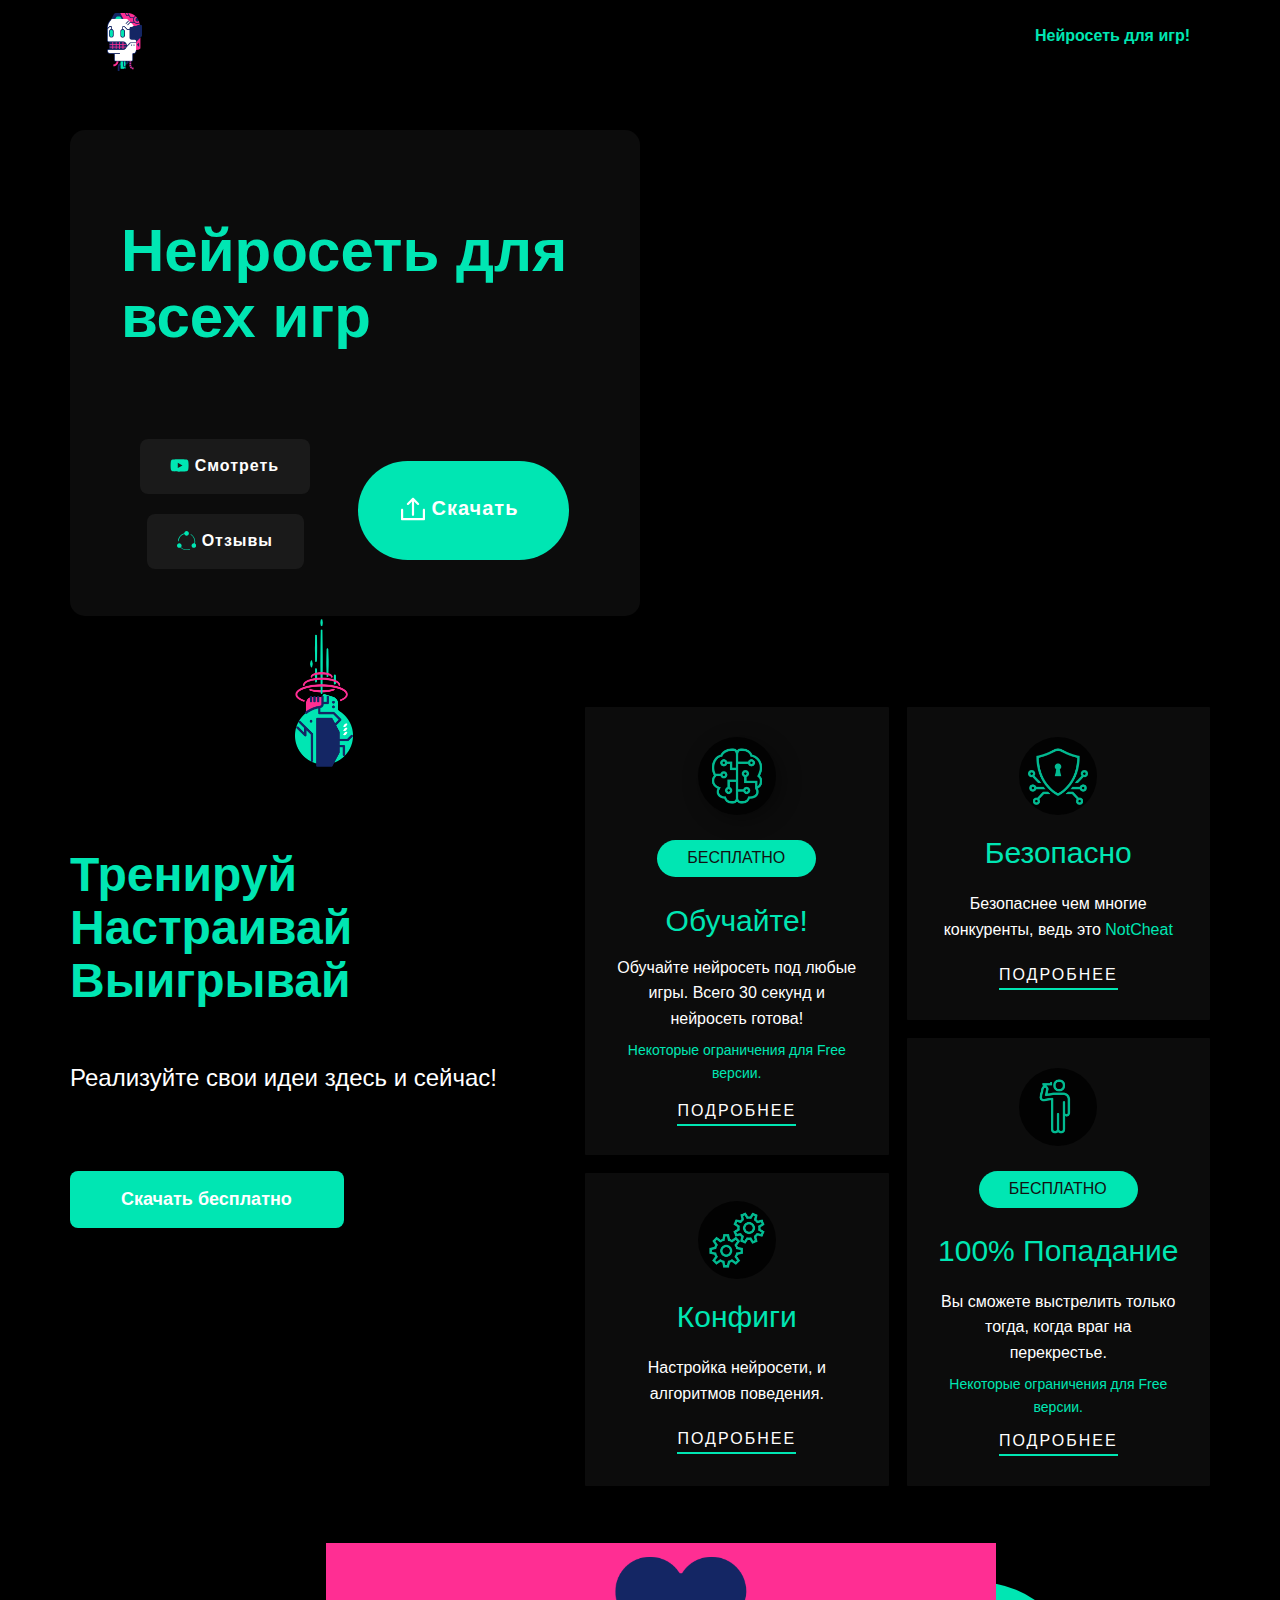
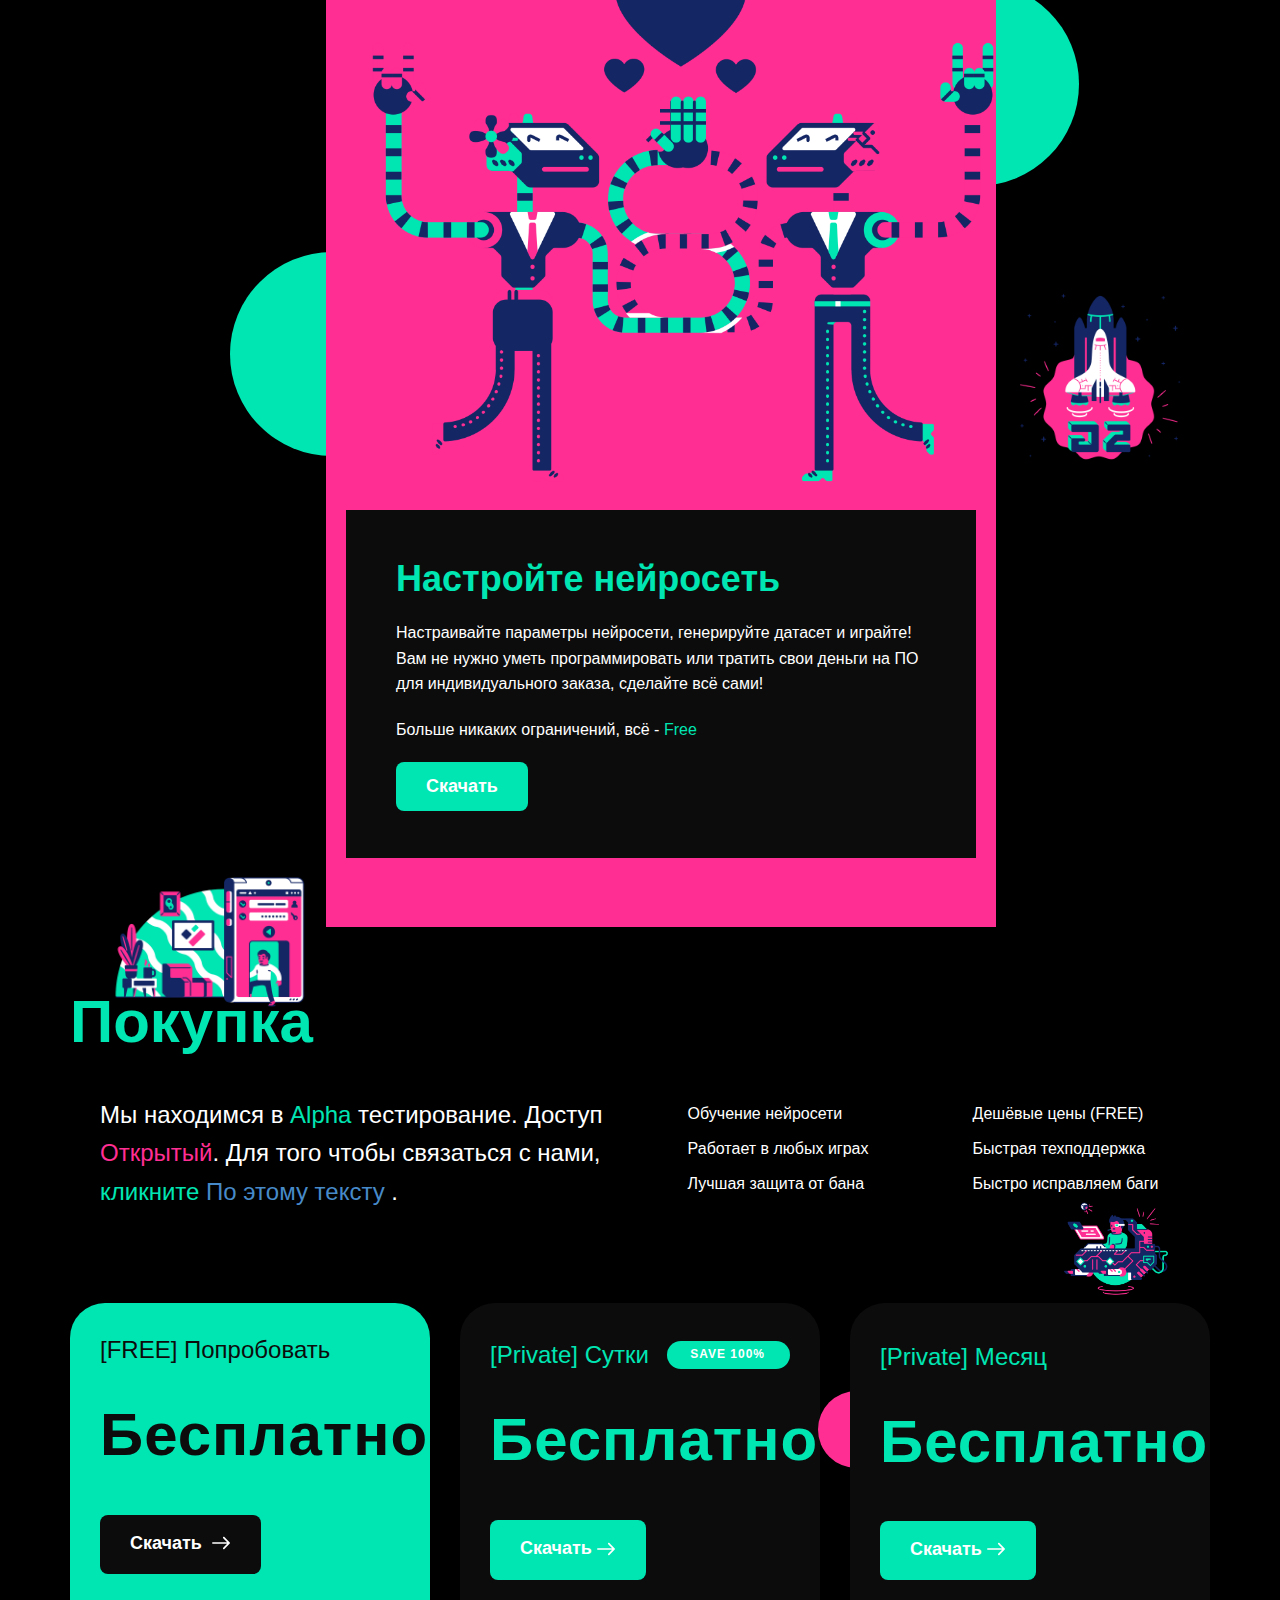
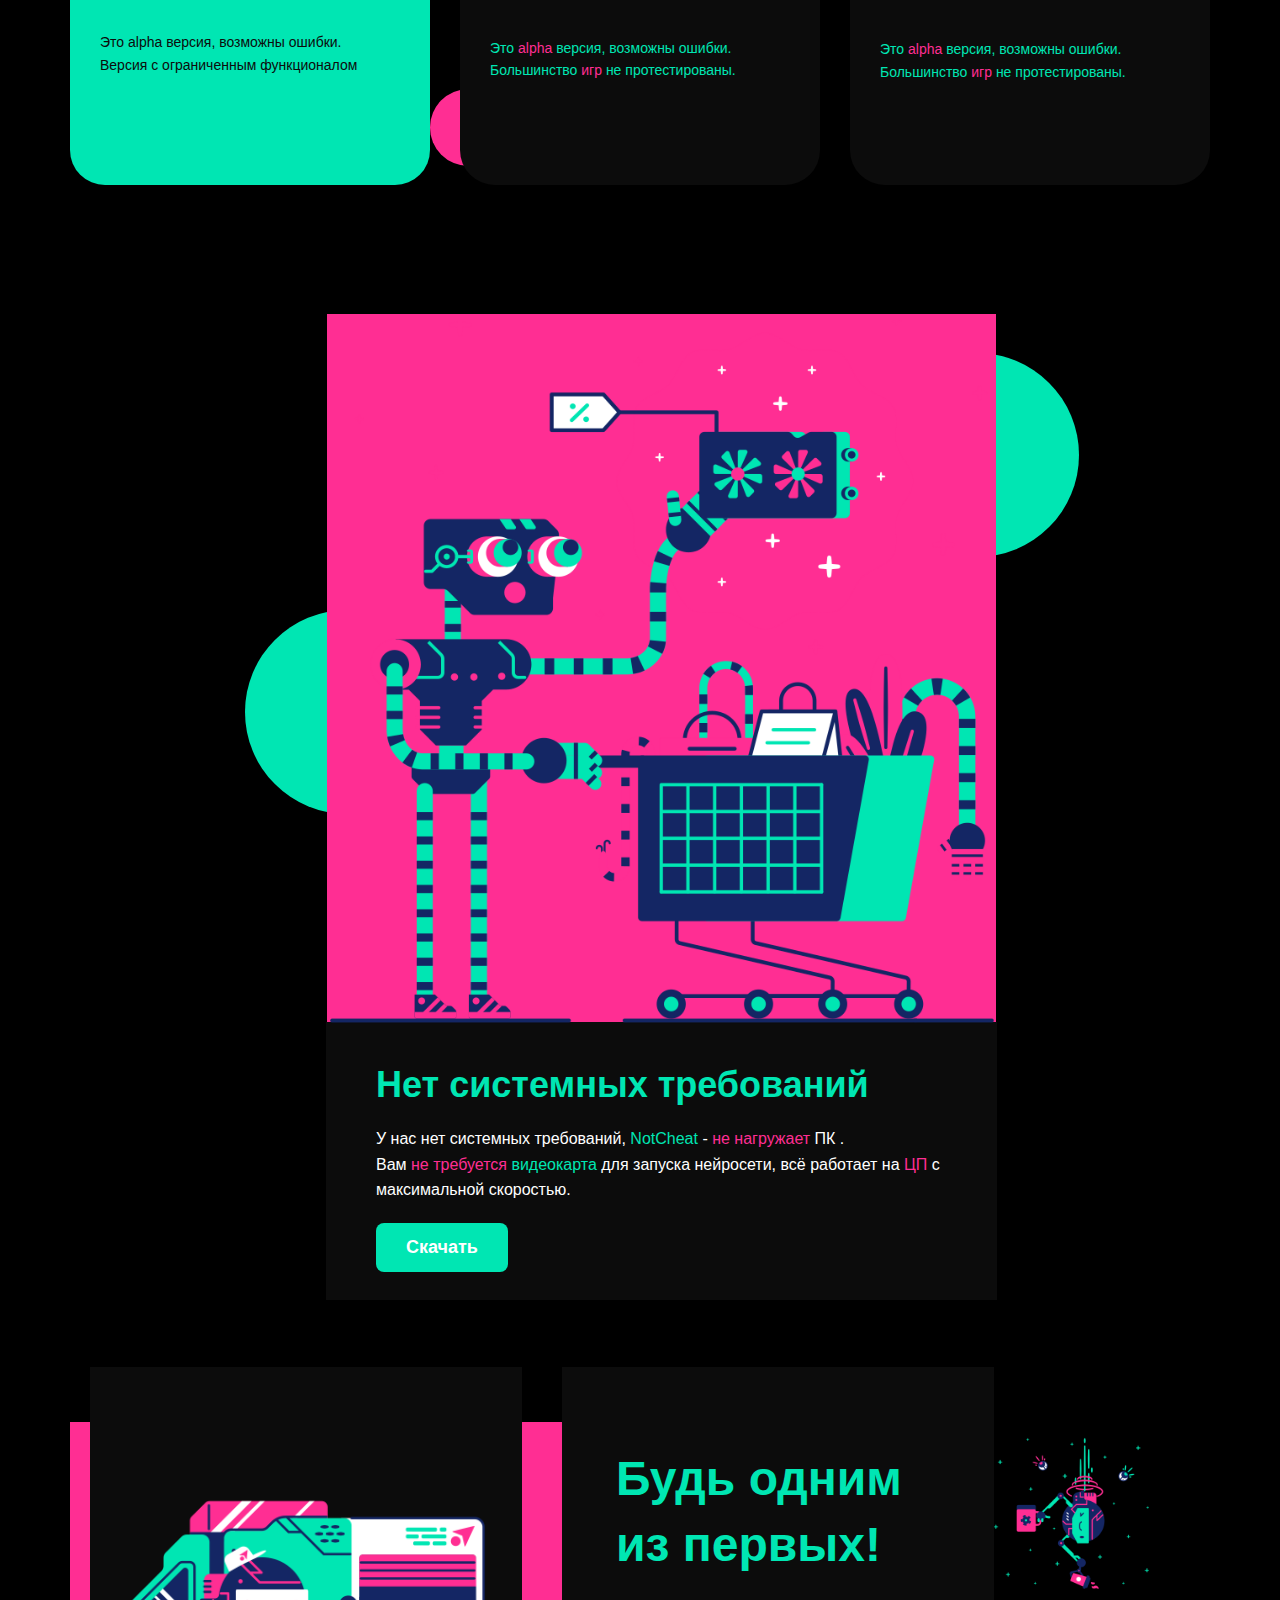
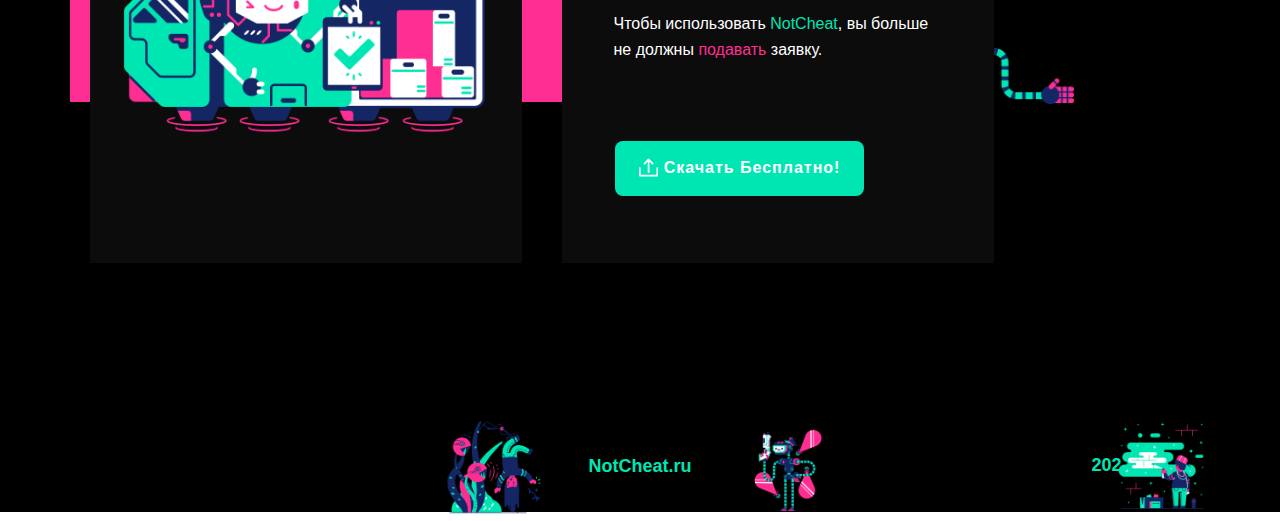
<file: index.html>
<!DOCTYPE html>
<!-- saved from url=(0121)https://website1602024.nicepage.io/?version=aaf89ea3-55b2-48b2-a81d-3e663d11f36a&uid=4dbfdbfe-2fc0-469b-80d0-45c41a751f67 -->
<html style="font-size: 16px;" lang="ru" class="u-responsive-xl"><head><meta http-equiv="Content-Type" content="text/html; charset=UTF-8">
    <meta name="viewport" content="width=device-width, initial-scale=1.0">
    
    <meta name="keywords" content="​One-click solution for your static? website., ​Hosting solution with benefits., What Clients Say, ​Purchase, ​Free, ​$9/month, ​$12/month, ​Get started with the simpliest static page">
    <meta name="description" content="">
    <title>Нейросеть для игр!</title>
    <link rel="stylesheet" href="./Нейросеть для игр!_files/nicepage.css" media="screen">
<link rel="stylesheet" href="./Нейросеть для игр!_files/nicepage-site.css" media="screen">
<link rel="stylesheet" href="./Нейросеть для игр!_files/Нейросеть-для-игр!.css" media="screen">
    <script class="u-script" type="text/javascript" src="./Нейросеть для игр!_files/jquery-3.5.1.min.js.Без названия" defer=""></script>
    <script class="u-script" type="text/javascript" src="./Нейросеть для игр!_files/nicepage.js.Без названия" defer=""></script>
    <meta name="generator" content="Nicepage 5.2.4, nicepage.com">
    <link rel="icon" href="https://website1602024.nicepage.io/favicon.png">
    <link id="u-theme-google-font" rel="stylesheet" href="./Нейросеть для игр!_files/css">
    <link id="u-page-google-font" rel="stylesheet" href="./Нейросеть для игр!_files/css(1)">
    
    
    
    
    
    
    
    <script type="application/ld+json">{
		"@context": "http://schema.org",
		"@type": "Organization",
		"name": "WebSite1602024"
}</script>
    <meta name="theme-color" content="#478ac9">
    <meta property="og:title" content="Нейросеть для игр!">
    <meta property="og:description" content="">
    <meta property="og:type" content="website">
  </head>
  <body data-home-page="https://website1602024.nicepage.io/Нейросеть-для-игр.html?version=fcbbb358-6cfc-4021-974c-35da9fafa957" data-home-page-title="Нейросеть для игр!" class="u-body u-xl-mode" data-lang="ru"><header class="u-black u-clearfix u-header u-header" id="sec-53d4"><div class="u-clearfix u-sheet u-sheet-1">
        <img class="u-image u-image-contain u-image-default u-image-1" src="./Нейросеть для игр!_files/849de011-e101-4688-897c-0b3661af9498.png" alt="" data-image-width="557" data-image-height="909">
        <nav class="u-menu u-menu-dropdown u-offcanvas u-menu-1">
          <div class="menu-collapse" style="font-size: 1rem; letter-spacing: 0px; font-weight: 700;">
            <a class="u-button-style u-custom-left-right-menu-spacing u-custom-padding-bottom u-custom-text-active-color u-custom-top-bottom-menu-spacing u-nav-link u-text-active-palette-1-base u-text-hover-palette-2-base" href="https://website1602024.nicepage.io/?version=aaf89ea3-55b2-48b2-a81d-3e663d11f36a&amp;uid=4dbfdbfe-2fc0-469b-80d0-45c41a751f67#">
              <svg class="u-svg-link" viewBox="0 0 24 24"><use xlink:href="#menu-hamburger"></use></svg>
              <svg class="u-svg-content" version="1.1" id="menu-hamburger" viewBox="0 0 16 16" x="0px" y="0px" xmlns:xlink="http://www.w3.org/1999/xlink" xmlns="http://www.w3.org/2000/svg"><g><rect y="1" width="16" height="2"></rect><rect y="7" width="16" height="2"></rect><rect y="13" width="16" height="2"></rect>
</g></svg>
            </a>
          </div>
          <div class="u-nav-container">
            <ul class="u-nav u-unstyled u-nav-1"><li class="u-nav-item"><a class="u-button-style u-nav-link u-text-active-custom-color-2 u-text-hover-palette-2-base active" href="https://website1602024.nicepage.io/%D0%9D%D0%B5%D0%B9%D1%80%D0%BE%D1%81%D0%B5%D1%82%D1%8C-%D0%B4%D0%BB%D1%8F-%D0%B8%D0%B3%D1%80.html" style="padding: 10px 20px;">Нейросеть для игр!</a>
</li></ul>
          </div>
          <div class="u-nav-container-collapse">
            <div class="u-black u-container-style u-inner-container-layout u-opacity u-opacity-95 u-sidenav">
              <div class="u-inner-container-layout u-sidenav-overflow">
                <div class="u-menu-close"></div>
                <ul class="u-align-center u-nav u-popupmenu-items u-unstyled u-nav-2"><li class="u-nav-item"><a class="u-button-style u-nav-link active" href="https://website1602024.nicepage.io/%D0%9D%D0%B5%D0%B9%D1%80%D0%BE%D1%81%D0%B5%D1%82%D1%8C-%D0%B4%D0%BB%D1%8F-%D0%B8%D0%B3%D1%80.html">Нейросеть для игр!</a>
</li></ul>
              </div>
            </div>
            <div class="u-black u-menu-overlay u-opacity u-opacity-70"></div>
          </div>
        <style class="offcanvas-style">            .u-offcanvas .u-sidenav { flex-basis: 250px !important; }            .u-offcanvas:not(.u-menu-open-right) .u-sidenav { margin-left: -250px; }            .u-offcanvas.u-menu-open-right .u-sidenav { margin-right: -250px; }            @keyframes menu-shift-left    { from { left: 0;        } to { left: 250px;  } }            @keyframes menu-unshift-left  { from { left: 250px;  } to { left: 0;        } }            @keyframes menu-shift-right   { from { right: 0;       } to { right: 250px; } }            @keyframes menu-unshift-right { from { right: 250px; } to { right: 0;       } }            </style></nav>
      </div></header> 
    <section class="u-black u-clearfix u-section-1" id="sec-a3f2">
      <div class="u-clearfix u-sheet u-sheet-1">
        <div class="u-clearfix u-expanded-width u-gutter-0 u-layout-wrap u-layout-wrap-1">
          <div class="u-layout" style="">
            <div class="u-layout-row" style="">
              <div class="u-align-left u-container-style u-custom-color-3 u-layout-cell u-left-cell u-radius-15 u-shape-round u-size-26-md u-size-26-sm u-size-26-xs u-size-30-lg u-size-30-xl u-size-xs-60 u-layout-cell-1" src="">
                <div class="u-container-layout u-container-layout-1">
                  <h1 class="u-custom-font u-font-montserrat u-text u-text-custom-color-2 u-text-1">Нейросеть для всех игр</h1>
                  <a href="https://www.youtube.com/watch?v=xmISoMOwK5E&amp;ab_channel=NAIMNeuralAim" class="u-active-custom-color-1 u-border-none u-btn u-btn-round u-button-style u-grey-90 u-hover-custom-color-1 u-radius-8 u-text-active-grey-80 u-text-hover-grey-80 u-text-white u-btn-1" target="_blank"><span class="u-icon u-text-custom-color-2 u-icon-1"><svg class="u-svg-content" viewBox="-21 -117 682.66672 682" style="width: 1em; height: 1em;"><path d="m626.8125 64.035156c-7.375-27.417968-28.992188-49.03125-56.40625-56.414062-50.082031-13.703125-250.414062-13.703125-250.414062-13.703125s-200.324219 0-250.40625 13.183593c-26.886719 7.375-49.03125 29.519532-56.40625 56.933594-13.179688 50.078125-13.179688 153.933594-13.179688 153.933594s0 104.378906 13.179688 153.933594c7.382812 27.414062 28.992187 49.027344 56.410156 56.410156 50.605468 13.707031 250.410156 13.707031 250.410156 13.707031s200.324219 0 250.40625-13.183593c27.417969-7.378907 49.03125-28.992188 56.414062-56.40625 13.175782-50.082032 13.175782-153.933594 13.175782-153.933594s.527344-104.382813-13.183594-154.460938zm-370.601562 249.878906v-191.890624l166.585937 95.945312zm0 0"></path></svg><img></span>&nbsp;Смотреть
                  </a>
                  <a href="http://t.me/NeuralUser" class="u-active-custom-color-1 u-border-none u-btn u-btn-round u-button-style u-custom-color-2 u-hover-custom-color-1 u-radius-50 u-text-active-white u-text-body-alt-color u-text-hover-white u-btn-2" target="_blank"><span class="u-icon u-icon-2"><svg class="u-svg-content" viewBox="0 0 330 330" x="0px" y="0px" style="width: 1em; height: 1em;"><g id="XMLID_9_"><path id="XMLID_10_" d="M105.604,105.605L150,61.212v183.786c0,8.284,6.716,15,15,15s15-6.716,15-15V61.213l44.392,44.392   c2.929,2.929,6.768,4.394,10.606,4.394c3.839,0,7.678-1.464,10.607-4.394c5.858-5.858,5.858-15.355,0-21.213l-69.995-69.996   c-0.352-0.351-0.721-0.683-1.104-0.998c-0.166-0.136-0.341-0.254-0.51-0.381c-0.222-0.167-0.439-0.337-0.67-0.492   c-0.207-0.139-0.422-0.259-0.635-0.386c-0.207-0.125-0.41-0.254-0.624-0.369c-0.217-0.116-0.439-0.213-0.661-0.318   c-0.223-0.105-0.441-0.216-0.67-0.311c-0.214-0.088-0.432-0.16-0.649-0.238c-0.244-0.088-0.485-0.182-0.736-0.258   c-0.216-0.065-0.435-0.112-0.652-0.167c-0.256-0.065-0.51-0.137-0.77-0.189c-0.25-0.049-0.503-0.078-0.755-0.115   c-0.231-0.034-0.46-0.077-0.695-0.1c-0.462-0.045-0.925-0.067-1.389-0.07c-0.03,0-0.059-0.004-0.089-0.004   c-0.029,0-0.059,0.004-0.088,0.004c-0.464,0.002-0.928,0.025-1.391,0.07c-0.229,0.023-0.453,0.065-0.68,0.098   c-0.258,0.037-0.516,0.067-0.771,0.118c-0.254,0.05-0.5,0.12-0.749,0.183c-0.226,0.057-0.452,0.107-0.676,0.174   c-0.241,0.073-0.476,0.164-0.712,0.249c-0.225,0.081-0.452,0.155-0.674,0.247c-0.22,0.091-0.43,0.198-0.644,0.299   c-0.23,0.108-0.462,0.211-0.688,0.331c-0.204,0.109-0.396,0.233-0.595,0.351c-0.223,0.132-0.447,0.258-0.664,0.403   c-0.217,0.145-0.42,0.307-0.629,0.462c-0.184,0.137-0.371,0.264-0.549,0.411c-0.365,0.299-0.714,0.616-1.049,0.947   c-0.016,0.016-0.033,0.029-0.05,0.045L84.392,84.391c-5.857,5.858-5.858,15.355,0,21.213   C90.249,111.463,99.747,111.461,105.604,105.605z"></path><path id="XMLID_11_" d="M315,160c-8.284,0-15,6.716-15,15v115H30V175c0-8.284-6.716-15-15-15s-15,6.716-15,15v130   c0,8.284,6.716,15,15,15h300c8.284,0,15-6.716,15-15V175C330,166.716,323.284,160,315,160z"></path>
</g></svg><img></span>&nbsp;Скачать&nbsp;
                  </a>
                  <a href="https://www.youtube.com/watch?v=xmISoMOwK5E&amp;ab_channel=NAIMNeuralAim" class="u-active-custom-color-1 u-border-none u-btn u-btn-round u-button-style u-grey-90 u-hover-custom-color-1 u-radius-8 u-text-active-grey-80 u-text-hover-grey-80 u-text-white u-btn-3" target="_blank"><span class="u-icon u-text-custom-color-5 u-icon-3"><svg class="u-svg-content" viewBox="0 0 58 58" x="0px" y="0px" style="width: 1em; height: 1em;"><g><path d="M54.319,37.839C54.762,35.918,55,33.96,55,32c0-9.095-4.631-17.377-12.389-22.153c-0.473-0.29-1.087-0.143-1.376,0.327
		c-0.29,0.471-0.143,1.086,0.327,1.376C48.724,15.96,53,23.604,53,32c0,1.726-0.2,3.451-0.573,5.147C51.966,37.051,51.489,37,51,37
		c-3.86,0-7,3.141-7,7s3.14,7,7,7s7-3.141,7-7C58,41.341,56.509,39.024,54.319,37.839z"></path><path d="M38.171,54.182C35.256,55.388,32.171,56,29,56c-6.385,0-12.527-2.575-17.017-7.092C13.229,47.643,14,45.911,14,44
		c0-3.859-3.14-7-7-7s-7,3.141-7,7s3.14,7,7,7c1.226,0,2.378-0.319,3.381-0.875C15.26,55.136,21.994,58,29,58
		c3.435,0,6.778-0.663,9.936-1.971c0.51-0.211,0.753-0.796,0.542-1.307C39.267,54.213,38.681,53.971,38.171,54.182z"></path><path d="M4,31.213c0.024,0.002,0.048,0.003,0.071,0.003c0.521,0,0.959-0.402,0.997-0.93c0.712-10.089,7.586-18.52,17.22-21.314
		C23.142,11.874,25.825,14,29,14c3.86,0,7-3.141,7-7s-3.14-7-7-7c-3.851,0-6.985,3.127-6.999,6.975
		C11.42,9.922,3.851,19.12,3.073,30.146C3.034,30.696,3.449,31.175,4,31.213z"></path>
</g></svg><img></span>&nbsp;Отзывы
                  </a>
                </div>
              </div>
              <div class="u-align-center u-container-style u-image u-layout-cell u-right-cell u-size-30-lg u-size-30-xl u-size-34-md u-size-34-sm u-size-34-xs u-size-xs-60 u-image-1" src="" data-image-width="912" data-image-height="912">
                <div class="u-container-layout u-valign-bottom u-container-layout-2" src=""></div>
              </div>
            </div>
          </div>
        </div>
      </div>
    </section>
    <section class="u-align-center u-black u-clearfix u-section-2" id="sec-56a8">
      <div class="u-clearfix u-sheet u-sheet-1">
        <div class="u-align-left u-container-style u-group u-shape-rectangle u-group-1">
          <div class="u-container-layout u-container-layout-1">
            <h1 class="u-text u-text-custom-color-2 u-text-1">Тренируй Настраивай Выигрывай</h1>
            <p class="u-text u-text-2">Реализуйте свои идеи здесь и сейчас!</p>
            <a href="http://t.me/NeuralUser" class="u-active-custom-color-1 u-border-none u-btn u-btn-round u-button-style u-custom-color-2 u-custom-font u-font-montserrat u-hover-custom-color-1 u-radius-8 u-text-active-white u-text-body-alt-color u-text-hover-white u-btn-1" target="_blank">Скачать бесплатно</a>
          </div>
        </div>
        <div class="u-rotation-parent u-rotation-parent-1">
          <img class="u-image u-image-default u-rotate-270 u-image-1" src="./Нейросеть для игр!_files/27f7a9c0-2c38-44b9-99ab-7913584c50f9.png" alt="" data-image-width="2338" data-image-height="912">
        </div>
        <div class="u-clearfix u-gutter-18 u-layout-wrap u-layout-wrap-1">
          <div class="u-gutter-0 u-layout">
            <div class="u-layout-row">
              <div class="u-size-30">
                <div class="u-layout-col">
                  <div class="u-container-style u-custom-color-3 u-layout-cell u-radius-10 u-size-40 u-layout-cell-1">
                    <div class="u-container-layout u-container-layout-2"><span class="u-black u-file-icon u-icon u-icon-circle u-opacity u-opacity-80 u-spacing-18 u-text-custom-color-5 u-icon-1"><img src="[data-uri]" alt=""></span>
                      <a href="https://website1602024.nicepage.io/%D0%9D%D0%B5%D0%B9%D1%80%D0%BE%D1%81%D0%B5%D1%82%D1%8C-%D0%B4%D0%BB%D1%8F-%D0%B8%D0%B3%D1%80!.html#sec-d44c" class="u-border-none u-btn u-btn-round u-button-style u-custom-color-2 u-radius-50 u-btn-2">БЕСПЛАТНО</a>
                      <h3 class="u-align-center u-text u-text-custom-color-2 u-text-3">Обучайте!</h3>
                      <p class="u-align-center u-text u-text-4">Обучайте нейросеть под любые игры. Всего 30 секунд и нейросеть готова!<br>
                      </p>
                      <p class="u-align-center u-text u-text-custom-color-2 u-text-5">
                        <span style="font-size: 0.875rem;">Некоторые ограничения для Free версии.</span>
                      </p>
                      <a href="https://website1602024.nicepage.io/%D0%9D%D0%B5%D0%B9%D1%80%D0%BE%D1%81%D0%B5%D1%82%D1%8C-%D0%B4%D0%BB%D1%8F-%D0%B8%D0%B3%D1%80!.html#carousel_56ed" class="u-active-none u-align-center u-border-2 u-border-active-palette-1-light-1 u-border-custom-color-2 u-border-hover-palette-1-light-1 u-border-no-left u-border-no-right u-border-no-top u-btn u-button-style u-hover-none u-none u-text-body-alt-color u-btn-3">Подробнее</a>
                    </div>
                  </div>
                  <div class="u-container-style u-custom-color-3 u-layout-cell u-radius-10 u-size-20 u-layout-cell-2">
                    <div class="u-container-layout u-valign-top u-container-layout-3"><span class="u-black u-file-icon u-icon u-icon-circle u-opacity u-opacity-80 u-spacing-18 u-text-custom-color-5 u-icon-2"><img src="[data-uri]" alt=""></span>
                      <h3 class="u-align-center u-text u-text-custom-color-2 u-text-6">Конфиги</h3>
                      <p class="u-align-center u-text u-text-7">Настройка нейросети, и алгоритмов поведения.</p>
                      <a href="http://t.me/NeuralUser" class="u-active-none u-align-center u-border-2 u-border-active-palette-1-light-1 u-border-custom-color-2 u-border-hover-palette-1-light-1 u-border-no-left u-border-no-right u-border-no-top u-btn u-button-style u-hover-none u-none u-text-body-alt-color u-btn-4" target="_blank">Подробнее</a>
                    </div>
                  </div>
                </div>
              </div>
              <div class="u-size-30">
                <div class="u-layout-col">
                  <div class="u-container-style u-custom-color-3 u-layout-cell u-radius-10 u-size-20 u-layout-cell-3">
                    <div class="u-container-layout u-valign-top u-container-layout-4"><span class="u-black u-file-icon u-icon u-icon-circle u-opacity u-opacity-80 u-spacing-18 u-text-custom-color-5 u-icon-3"><img src="[data-uri]" alt=""></span>
                      <h3 class="u-align-center u-text u-text-custom-color-2 u-text-8">Безопасно</h3>
                      <p class="u-align-center u-text u-text-9">Безопаснее чем многие конкуренты, ведь это <span class="u-text-custom-color-2">NotCheat</span>
                      </p>
                      <a href="http://t.me/NeuralUser" class="u-active-none u-align-center u-border-2 u-border-active-palette-2-light-1 u-border-custom-color-2 u-border-hover-palette-2-light-1 u-border-no-left u-border-no-right u-border-no-top u-btn u-button-style u-hover-none u-none u-text-white u-btn-5" target="_blank">Подробнее</a>
                    </div>
                  </div>
                  <div class="u-align-center u-container-style u-custom-color-3 u-layout-cell u-radius-10 u-size-40 u-layout-cell-4">
                    <div class="u-container-layout u-container-layout-5"><span class="u-black u-file-icon u-icon u-icon-circle u-opacity u-opacity-80 u-spacing-18 u-text-custom-color-5 u-icon-4"><img src="[data-uri]" alt=""></span>
                      <a href="https://website1602024.nicepage.io/%D0%9D%D0%B5%D0%B9%D1%80%D0%BE%D1%81%D0%B5%D1%82%D1%8C-%D0%B4%D0%BB%D1%8F-%D0%B8%D0%B3%D1%80!.html#sec-d44c" class="u-border-none u-btn u-btn-round u-button-style u-custom-color-2 u-radius-50 u-btn-6"> БЕСПЛАТНО</a>
                      <h3 class="u-text u-text-custom-color-2 u-text-10">100% Попадание</h3>
                      <p class="u-text u-text-11">Вы сможете выстрелить только тогда, когда враг на перекрестье.</p>
                      <p class="u-align-center u-text u-text-custom-color-2 u-text-12">
                        <span style="font-size: 0.875rem;">Некоторые ограничения для Free версии.</span>
                      </p>
                      <a href="http://t.me/NeuralUser" class="u-active-none u-align-center u-border-2 u-border-active-palette-1-light-1 u-border-custom-color-2 u-border-hover-palette-1-light-1 u-border-no-left u-border-no-right u-border-no-top u-btn u-button-style u-hover-none u-none u-text-body-alt-color u-btn-7">подробнее</a>
                    </div>
                  </div>
                </div>
              </div>
            </div>
          </div>
        </div>
      </div>
    </section>
    <section class="u-align-center u-black u-clearfix u-section-3" id="carousel_56ed">
      <div class="u-clearfix u-sheet u-sheet-1">
        <div class="u-custom-color-2 u-shape u-shape-circle u-shape-1"></div>
        <div class="u-custom-color-2 u-shape u-shape-circle u-shape-2"></div>
        <div class="u-container-style u-custom-color-1 u-expanded-width-xs u-group u-shape-rectangle u-group-1">
          <div class="u-container-layout u-valign-top-xs u-container-layout-1">
            <img class="u-expanded-width-xs u-image u-image-1" src="./Нейросеть для игр!_files/0790a295-352a-4247-938c-1b609984cf7e.png" data-image-width="1216" data-image-height="912">
            <div class="u-align-left u-container-style u-custom-color-3 u-expanded-width-xs u-group u-shape-rectangle u-group-2">
              <div class="u-container-layout u-valign-middle u-container-layout-2">
                <h3 class="u-align-left u-custom-font u-font-montserrat u-text u-text-custom-color-2 u-text-1">Настройте нейросеть</h3>
                <p class="u-text u-text-2">Настраивайте параметры нейросети, генерируйте датасет и играйте! Вам не нужно уметь программировать или тратить свои деньги на ПО для индивидуального заказа, сделайте всё сами!</p>
                <p class="u-align-left u-text u-text-3">Больше никаких ограничений, всё -&nbsp;<span class="u-text-custom-color-2">Free</span>
                </p>
                <a href="http://t.me/NeuralUser" class="u-active-custom-color-1 u-border-none u-btn u-btn-round u-button-style u-custom-color-2 u-custom-font u-font-montserrat u-hover-custom-color-1 u-radius-8 u-text-active-white u-text-body-alt-color u-text-hover-white u-btn-1" target="_blank">Скачать</a>
              </div>
            </div>
          </div>
        </div>
        <img class="u-flip-horizontal u-image u-image-default u-preserve-proportions u-image-2" src="./Нейросеть для игр!_files/d45916f1-85eb-4971-b03f-eeb2d634216e.png" alt="" data-image-width="912" data-image-height="912">
      </div>
    </section>
    <section class="u-black u-clearfix u-section-4" id="sec-d44c">
      <div class="u-clearfix u-sheet u-sheet-1">
        <h1 class="u-text u-text-custom-color-2 u-text-1">Покупка</h1>
        <img class="u-flip-horizontal u-image u-image-default u-preserve-proportions u-image-1" src="./Нейросеть для игр!_files/4a99f8c1-e9ad-41c3-b6fa-adfde0c4cfd8.png" alt="" data-image-width="912" data-image-height="912">
        <div class="u-clearfix u-expanded-width u-layout-wrap u-layout-wrap-1">
          <div class="u-layout">
            <div class="u-layout-row">
              <div class="u-container-style u-layout-cell u-size-30 u-layout-cell-1">
                <div class="u-container-layout u-container-layout-1">
                  <p class="u-text u-text-2">Мы находимся в <span class="u-text-custom-color-2">Alpha</span> тестирование. Доступ <span class="u-text-custom-color-1">Открытый</span>. Для того чтобы связаться с нами, <span class="u-text-custom-color-2">кликните</span>
                    <span class="u-text-custom-color-1">
                      <a href="https://website1602024.nicepage.io/telegram.org/@NeuralUser" class="u-active-none u-border-none u-btn u-button-link u-button-style u-hover-none u-none u-text-palette-1-base u-btn-1" target="_blank">По этому тексту</a>
                    </span>.
                  </p>
                </div>
              </div>
              <div class="u-container-style u-layout-cell u-size-15 u-layout-cell-2">
                <div class="u-container-layout u-valign-top-lg u-valign-top-md u-valign-top-sm u-valign-top-xl u-container-layout-2">
                  <ul class="u-custom-list u-text u-text-3">
                    <li>
                      <div class="u-list-icon u-text-custom-color-2">
                        <svg class="u-svg-content" viewBox="0 0 512 512" id="svg-18ed"><path style=""></path></svg>
                      </div>
                    </li>
                    <li>Обучение нейросети</li>
                    <li>
                      <div class="u-list-icon u-text-custom-color-2">
                        <svg class="u-svg-content" viewBox="0 0 512 512" id="svg-18ed"><path style=""></path></svg>
                      </div>Работает в любых играх
                    </li>
                    <li>
                      <div class="u-list-icon u-text-custom-color-2">
                        <svg class="u-svg-content" viewBox="0 0 512 512" id="svg-18ed"><path style=""></path></svg>
                      </div>Лучшая защита от бана
                    </li>
                  </ul>
                </div>
              </div>
              <div class="u-container-style u-layout-cell u-size-15 u-layout-cell-3">
                <div class="u-container-layout u-container-layout-3">
                  <ul class="u-custom-list u-text u-text-4">
                    <li>
                      <div class="u-list-icon u-text-custom-color-2">
                        <svg class="u-svg-content" viewBox="0 0 512 512" id="svg-18ed"><path style=""></path></svg>
                      </div>
                    </li>
                    <li>Дешёвые цены (FREE)</li>
                    <li>
                      <div class="u-list-icon u-text-custom-color-2">
                        <svg class="u-svg-content" viewBox="0 0 512 512" id="svg-18ed"><path style=""></path></svg>
                      </div>Быстрая техподдержка
                    </li>
                    <li>
                      <div class="u-list-icon u-text-custom-color-2">
                        <svg class="u-svg-content" viewBox="0 0 512 512" id="svg-18ed"><path style=""></path></svg>
                      </div>Быстро исправляем баги
                    </li>
                  </ul>
                </div>
              </div>
            </div>
          </div>
        </div>
        <img class="u-image u-image-default u-preserve-proportions u-image-2" src="./Нейросеть для игр!_files/b1701f54-ebd7-487a-abb2-63d59746ca57.png" alt="" data-image-width="912" data-image-height="912">
        <div class="u-custom-color-1 u-shape u-shape-circle u-shape-1"></div>
        <div class="u-clearfix u-expanded-width u-gutter-30 u-layout-wrap u-layout-wrap-2">
          <div class="u-gutter-0 u-layout">
            <div class="u-layout-row">
              <div class="u-align-left u-container-style u-custom-color-2 u-layout-cell u-left-cell u-radius-50 u-shape-round u-size-20 u-layout-cell-4">
                <div class="u-container-layout u-container-layout-4">
                  <h4 class="u-text u-text-custom-color-3 u-text-default-lg u-text-default-md u-text-default-sm u-text-default-xl u-text-5">[FREE] Попробовать</h4>
                  <h1 class="u-custom-font u-font-pt-sans u-text u-text-custom-color-3 u-text-default u-text-6">Бесплатно</h1>
                  <a href="https://website1602024.nicepage.io/%D0%9D%D0%B5%D0%B9%D1%80%D0%BE%D1%81%D0%B5%D1%82%D1%8C-%D0%B4%D0%BB%D1%8F-%D0%B8%D0%B3%D1%80!.html#carousel_1c0e" class="u-border-none u-btn u-btn-round u-button-style u-custom-color-3 u-custom-font u-font-montserrat u-hover-black u-radius-8 u-text-custom-color-2 u-btn-2">
                    <span class="u-text-body-alt-color">Скачать&nbsp;&nbsp;</span><span class="u-icon u-text-white u-icon-1"><svg class="u-svg-content" viewBox="0 0 268.832 268.832" x="0px" y="0px" style="width: 1em; height: 1em;"><g><path d="M265.171,125.577l-80-80c-4.881-4.881-12.797-4.881-17.678,0c-4.882,4.882-4.882,12.796,0,17.678l58.661,58.661H12.5   c-6.903,0-12.5,5.597-12.5,12.5c0,6.902,5.597,12.5,12.5,12.5h213.654l-58.659,58.661c-4.882,4.882-4.882,12.796,0,17.678   c2.44,2.439,5.64,3.661,8.839,3.661s6.398-1.222,8.839-3.661l79.998-80C270.053,138.373,270.053,130.459,265.171,125.577z"></path>
</g></svg><img></span>
                    <span class="u-text-body-alt-color"></span>
                  </a>
                  <p class="u-text u-text-custom-color-3 u-text-7"> Это alpha версия, возможны ошибки.<br>Версия с ограниченным функционалом
                  </p>
                </div>
              </div>
              <div class="u-align-left u-container-style u-custom-color-3 u-layout-cell u-radius-50 u-shape-round u-size-20 u-layout-cell-5">
                <div class="u-container-layout u-container-layout-5">
                  <h4 class="u-align-center-xs u-text u-text-custom-color-2 u-text-8">[Private] Сутки</h4>
                  <a href="http://t.me/NeuralUser" class="u-active-custom-color-1 u-border-none u-btn u-btn-round u-button-style u-custom-color-2 u-hover-custom-color-1 u-radius-31 u-text-active-black u-text-body-alt-color u-text-hover-black u-btn-3">Save 100%</a>
                  <div class="u-custom-color-1 u-hidden-xs u-shape u-shape-circle u-shape-2"></div>
                  <h1 class="u-custom-font u-font-pt-sans u-text u-text-custom-color-2 u-text-default u-text-9">Бесплатно</h1>
                  <a href="http://t.me/NeuralUser" class="u-active-black u-border-none u-btn u-btn-round u-button-style u-custom-color-2 u-custom-font u-font-montserrat u-hover-custom-color-1 u-radius-8 u-text-body-alt-color u-btn-4" target="_blank">Скачать&nbsp;<span class="u-icon u-text-white u-icon-2"><svg class="u-svg-content" viewBox="0 0 268.832 268.832" x="0px" y="0px" style="width: 1em; height: 1em;"><g><path d="M265.171,125.577l-80-80c-4.881-4.881-12.797-4.881-17.678,0c-4.882,4.882-4.882,12.796,0,17.678l58.661,58.661H12.5   c-6.903,0-12.5,5.597-12.5,12.5c0,6.902,5.597,12.5,12.5,12.5h213.654l-58.659,58.661c-4.882,4.882-4.882,12.796,0,17.678   c2.44,2.439,5.64,3.661,8.839,3.661s6.398-1.222,8.839-3.661l79.998-80C270.053,138.373,270.053,130.459,265.171,125.577z"></path>
</g></svg><img></span>
                  </a>
                  <p class="u-text u-text-custom-color-2 u-text-10">Это <span class="u-text-custom-color-1">alpha</span> версия, возможны ошибки. Большинство <span class="u-text-custom-color-1">игр</span> не протестированы.
                  </p>
                </div>
              </div>
              <div class="u-align-left u-container-style u-custom-color-3 u-layout-cell u-radius-50 u-right-cell u-shape-round u-size-20 u-layout-cell-6">
                <div class="u-container-layout u-container-layout-6">
                  <h4 class="u-align-center-xs u-text u-text-custom-color-2 u-text-default-lg u-text-default-md u-text-default-sm u-text-default-xl u-text-11"> [Private] Месяц</h4>
                  <h1 class="u-custom-font u-font-pt-sans u-text u-text-custom-color-2 u-text-default u-text-12">
                    <span style="font-size: 3rem;"></span>Бесплатно
                  </h1>
                  <a href="http://t.me/NeuralUser" class="u-active-black u-border-none u-btn u-btn-round u-button-style u-custom-color-2 u-custom-font u-font-montserrat u-hover-custom-color-1 u-radius-8 u-text-body-alt-color u-btn-5" target="_blank"> Скачать&nbsp;<span class="u-icon u-text-white u-icon-3"><svg class="u-svg-content" viewBox="0 0 268.832 268.832" x="0px" y="0px" style="width: 1em; height: 1em;"><g><path d="M265.171,125.577l-80-80c-4.881-4.881-12.797-4.881-17.678,0c-4.882,4.882-4.882,12.796,0,17.678l58.661,58.661H12.5   c-6.903,0-12.5,5.597-12.5,12.5c0,6.902,5.597,12.5,12.5,12.5h213.654l-58.659,58.661c-4.882,4.882-4.882,12.796,0,17.678   c2.44,2.439,5.64,3.661,8.839,3.661s6.398-1.222,8.839-3.661l79.998-80C270.053,138.373,270.053,130.459,265.171,125.577z"></path>
</g></svg><img></span>
                  </a>
                  <p class="u-text u-text-custom-color-2 u-text-13"> Это <span class="u-text-custom-color-1">alpha</span> версия, возможны ошибки.<br>Большинство <span class="u-text-custom-color-1">игр</span> не протестированы.<br>
                  </p>
                </div>
              </div>
            </div>
          </div>
        </div>
      </div>
    </section>
    <section class="u-align-center u-black u-clearfix u-section-5" id="carousel_f391">
      <div class="u-clearfix u-sheet u-sheet-1">
        <div class="u-custom-color-2 u-shape u-shape-circle u-shape-1"></div>
        <div class="u-custom-color-2 u-shape u-shape-circle u-shape-2"></div>
        <div class="u-container-style u-custom-color-1 u-expanded-width-xs u-group u-shape-rectangle u-group-1">
          <div class="u-container-layout u-container-layout-1">
            <div class="u-align-left u-container-style u-custom-color-3 u-expanded-width-xs u-group u-shape-rectangle u-group-2">
              <div class="u-container-layout u-valign-top-xs u-container-layout-2">
                <h3 class="u-align-left u-custom-font u-font-montserrat u-text u-text-custom-color-2 u-text-1">Нет системных требований</h3>
                <p class="u-text u-text-2">У нас нет системных требований, <span class="u-text-custom-color-2">NotCheat</span>
                  <span class="u-text-custom-color-1">
                    <span class="u-text-white">- </span>не нагружает<span class="u-text-white"> ПК</span>
                  </span>.<br>Вам <span class="u-text-custom-color-1">не требуется</span>
                  <span class="u-text-custom-color-2">видеокарта</span> для запуска нейросети, всё работает на <span class="u-text-custom-color-1">ЦП</span> с максимальной скоростью.
                </p>
                <a href="http://t.me/NeuralUser" class="u-active-custom-color-1 u-border-none u-btn u-btn-round u-button-style u-custom-color-2 u-custom-font u-font-montserrat u-hover-custom-color-1 u-radius-8 u-text-active-white u-text-body-alt-color u-text-hover-white u-btn-1" target="_blank">Скачать</a>
              </div>
            </div>
            <img class="u-image u-image-1" src="./Нейросеть для игр!_files/0156c748-d312-47dc-9c7c-768d562d9886.png" data-image-width="912" data-image-height="912">
          </div>
        </div>
      </div>
    </section>
    <section class="u-align-center u-black u-clearfix u-section-6" id="carousel_1c0e">
      <div class="u-clearfix u-sheet u-sheet-1">
        <div class="u-rotation-parent u-rotation-parent-1">
          <img class="u-hidden-xs u-image u-image-default u-rotate-90 u-image-1" src="./Нейросеть для игр!_files/f7d712c5-786a-4ac9-8fc1-d80a82fc6670.png" alt="" data-image-width="912" data-image-height="912">
        </div>
        <div class="u-custom-color-1 u-shape u-shape-rectangle u-shape-1"></div>
        <div class="u-clearfix u-gutter-40 u-layout-wrap u-layout-wrap-1">
          <div class="u-gutter-0 u-layout">
            <div class="u-layout-row">
              <div class="u-align-center u-container-style u-custom-color-3 u-layout-cell u-size-29-lg u-size-30-md u-size-30-sm u-size-30-xl u-size-30-xs u-layout-cell-1">
                <div class="u-container-layout u-valign-bottom-lg u-valign-bottom-xl u-container-layout-1">
                  <img class="u-absolute-hcenter-md u-absolute-hcenter-sm u-absolute-hcenter-xs u-expanded u-image u-image-contain u-image-default" src="./Нейросеть для игр!_files/58df6ede-6f85-4c9c-99ad-8e3fe2168b2a.png" alt="" data-image-width="912" data-image-height="912">
                </div>
              </div>
              <div class="u-align-left u-container-style u-custom-color-3 u-layout-cell u-radius-10 u-size-30-md u-size-30-sm u-size-30-xl u-size-30-xs u-size-31-lg u-layout-cell-2">
                <div class="u-container-layout u-container-layout-2">
                  <h1 class="u-custom-font u-font-montserrat u-text u-text-custom-color-2 u-text-1">
                    <span style="font-size: 3rem;">Будь одним из первых! </span>
                    <br>
                  </h1>
                  <p class="u-text u-text-2">Чтобы использовать <span class="u-text-custom-color-2">NotCheat</span>, вы больше не должны <span class="u-text-custom-color-1">подавать</span>&nbsp;заявку.
                  </p>
                  <a href="http://t.me/NeuralUser" class="u-active-custom-color-1 u-border-none u-btn u-btn-round u-button-style u-custom-color-2 u-hover-custom-color-1 u-radius-8 u-text-active-white u-text-body-alt-color u-text-hover-white u-btn-1" target="_blank"><span class="u-icon u-icon-1"><svg class="u-svg-content" viewBox="0 0 330 330" x="0px" y="0px" style="width: 1em; height: 1em;"><g id="XMLID_9_"><path id="XMLID_10_" d="M105.604,105.605L150,61.212v183.786c0,8.284,6.716,15,15,15s15-6.716,15-15V61.213l44.392,44.392   c2.929,2.929,6.768,4.394,10.606,4.394c3.839,0,7.678-1.464,10.607-4.394c5.858-5.858,5.858-15.355,0-21.213l-69.995-69.996   c-0.352-0.351-0.721-0.683-1.104-0.998c-0.166-0.136-0.341-0.254-0.51-0.381c-0.222-0.167-0.439-0.337-0.67-0.492   c-0.207-0.139-0.422-0.259-0.635-0.386c-0.207-0.125-0.41-0.254-0.624-0.369c-0.217-0.116-0.439-0.213-0.661-0.318   c-0.223-0.105-0.441-0.216-0.67-0.311c-0.214-0.088-0.432-0.16-0.649-0.238c-0.244-0.088-0.485-0.182-0.736-0.258   c-0.216-0.065-0.435-0.112-0.652-0.167c-0.256-0.065-0.51-0.137-0.77-0.189c-0.25-0.049-0.503-0.078-0.755-0.115   c-0.231-0.034-0.46-0.077-0.695-0.1c-0.462-0.045-0.925-0.067-1.389-0.07c-0.03,0-0.059-0.004-0.089-0.004   c-0.029,0-0.059,0.004-0.088,0.004c-0.464,0.002-0.928,0.025-1.391,0.07c-0.229,0.023-0.453,0.065-0.68,0.098   c-0.258,0.037-0.516,0.067-0.771,0.118c-0.254,0.05-0.5,0.12-0.749,0.183c-0.226,0.057-0.452,0.107-0.676,0.174   c-0.241,0.073-0.476,0.164-0.712,0.249c-0.225,0.081-0.452,0.155-0.674,0.247c-0.22,0.091-0.43,0.198-0.644,0.299   c-0.23,0.108-0.462,0.211-0.688,0.331c-0.204,0.109-0.396,0.233-0.595,0.351c-0.223,0.132-0.447,0.258-0.664,0.403   c-0.217,0.145-0.42,0.307-0.629,0.462c-0.184,0.137-0.371,0.264-0.549,0.411c-0.365,0.299-0.714,0.616-1.049,0.947   c-0.016,0.016-0.033,0.029-0.05,0.045L84.392,84.391c-5.857,5.858-5.858,15.355,0,21.213   C90.249,111.463,99.747,111.461,105.604,105.605z"></path><path id="XMLID_11_" d="M315,160c-8.284,0-15,6.716-15,15v115H30V175c0-8.284-6.716-15-15-15s-15,6.716-15,15v130   c0,8.284,6.716,15,15,15h300c8.284,0,15-6.716,15-15V175C330,166.716,323.284,160,315,160z"></path>
</g></svg><img></span>&nbsp;Скачать Бесплатно!
                  </a>
                </div>
              </div>
            </div>
          </div>
        </div>
        <img class="u-image u-image-contain u-image-default u-preserve-proportions u-image-3" src="./Нейросеть для игр!_files/3e6c0b00-931b-4e0c-b056-59fe11fdee55.png" alt="" data-image-width="1308" data-image-height="907">
      </div>
    </section>
    
    
    <footer class="u-align-center u-black u-clearfix u-footer u-footer" id="sec-29e7"><div class="u-clearfix u-sheet u-sheet-1">
        <img class="u-flip-horizontal u-image u-image-default u-preserve-proportions u-image-1" src="./Нейросеть для игр!_files/4cf448a1-7f50-4d6f-9aa3-433132f45701.png" alt="" data-image-width="912" data-image-height="912">
        <img class="u-flip-horizontal u-image u-image-default u-preserve-proportions u-image-2" src="./Нейросеть для игр!_files/1a1f7f2f-c236-4bed-8601-5e083bd76760.png" alt="" data-image-width="912" data-image-height="912">
        <p class="u-align-center u-small-text u-text u-text-custom-color-2 u-text-variant u-text-1">202<br>
        </p>
        <img class="u-expanded-height-xs u-flip-horizontal u-image u-image-default u-preserve-proportions u-image-3" src="./Нейросеть для игр!_files/a058e292-4a85-4358-bbd2-a5e18b8ebb65.png" alt="" data-image-width="912" data-image-height="912">
        <p class="u-align-center u-small-text u-text u-text-variant u-text-2">
          <span class="u-text-custom-color-2">NotCheat.ru</span>
          <br>
        </p>
      </div></footer>
  
<style>.u-disable-duration * {transition-duration: 0s !important;}</style></body></html>
</file>
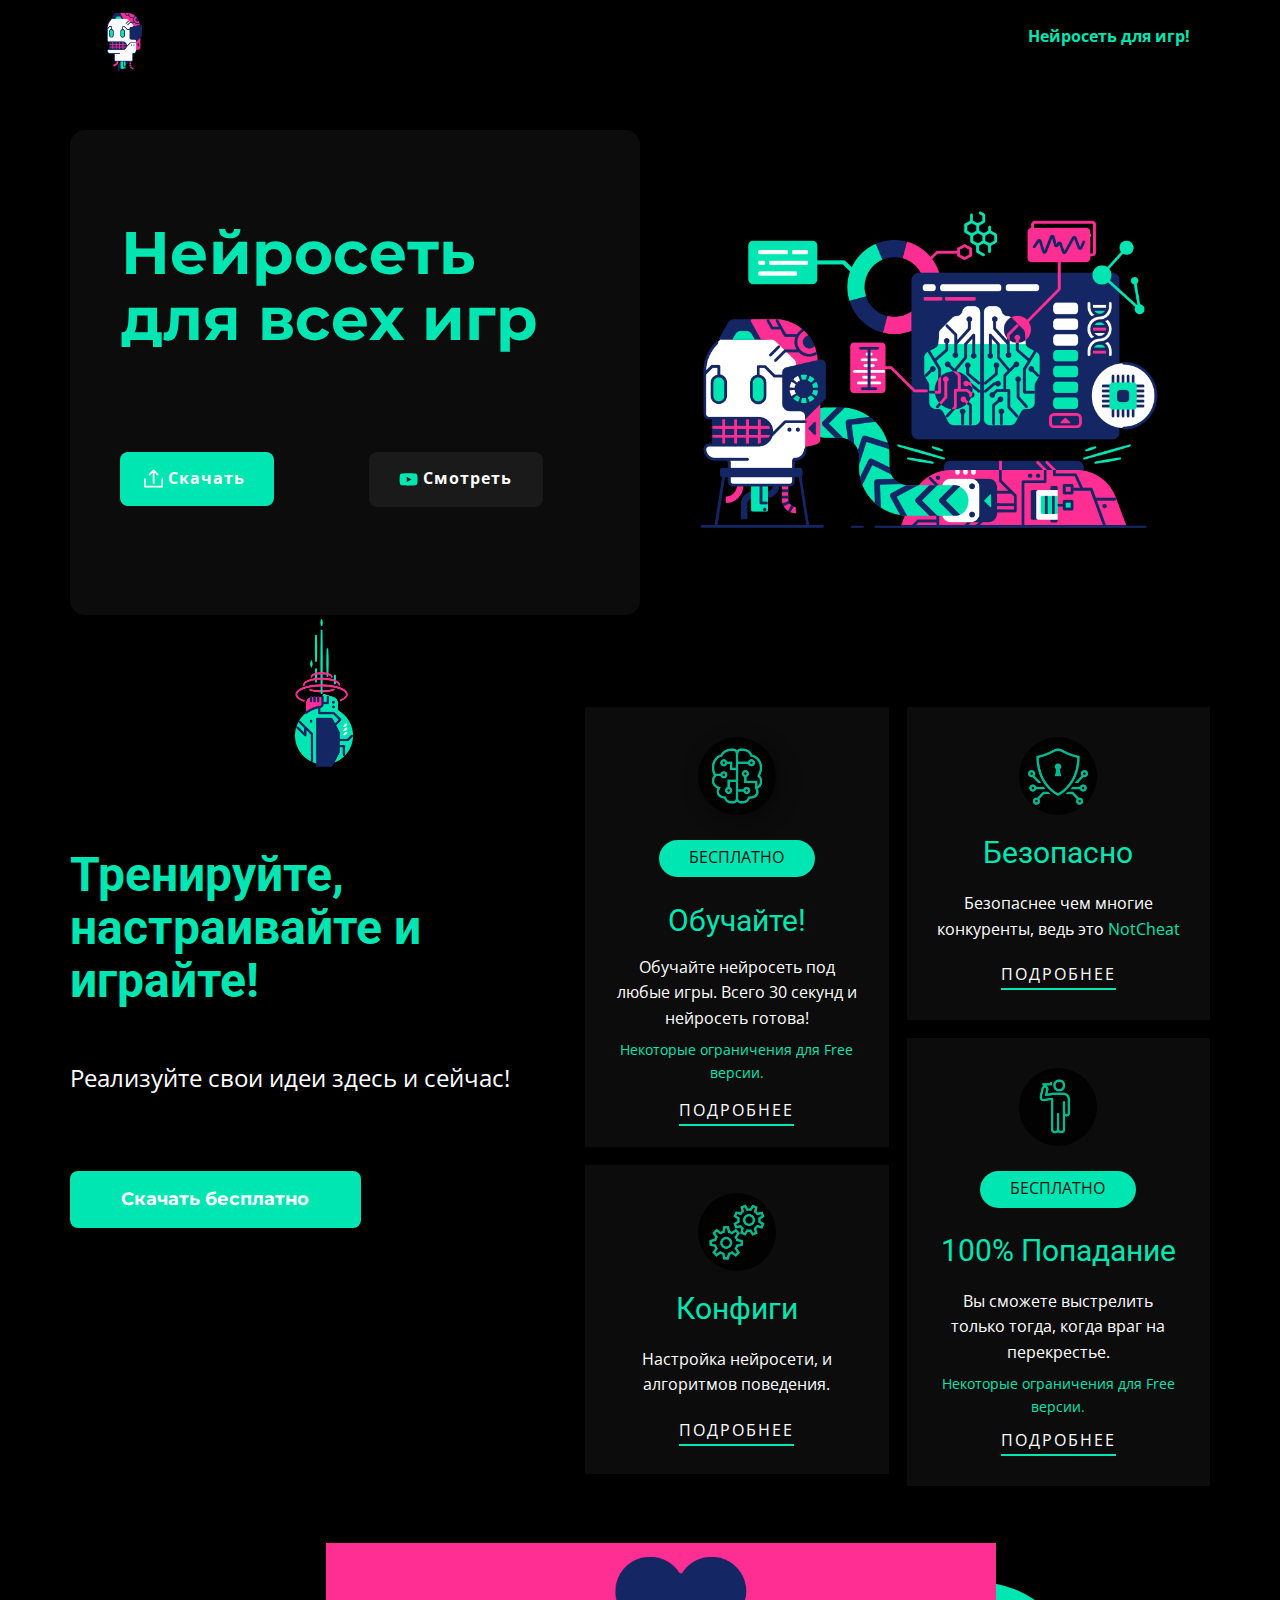
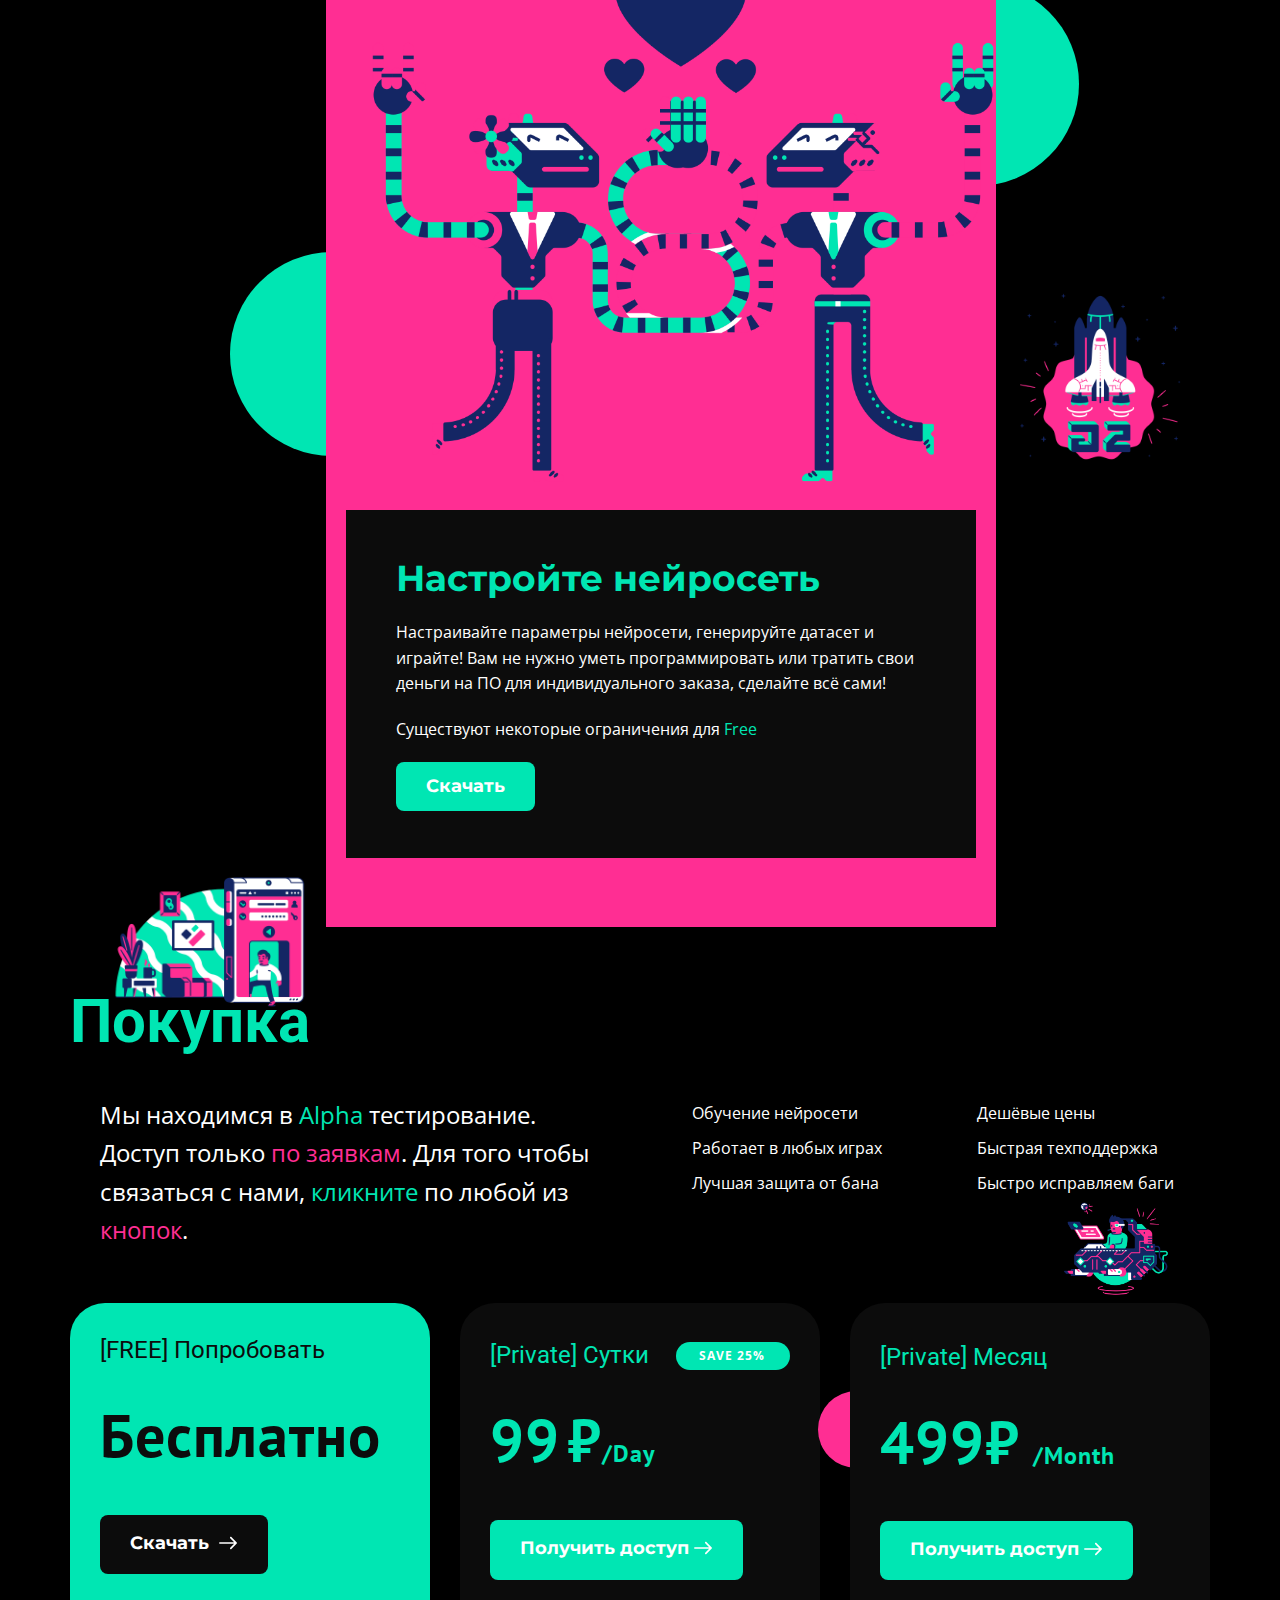
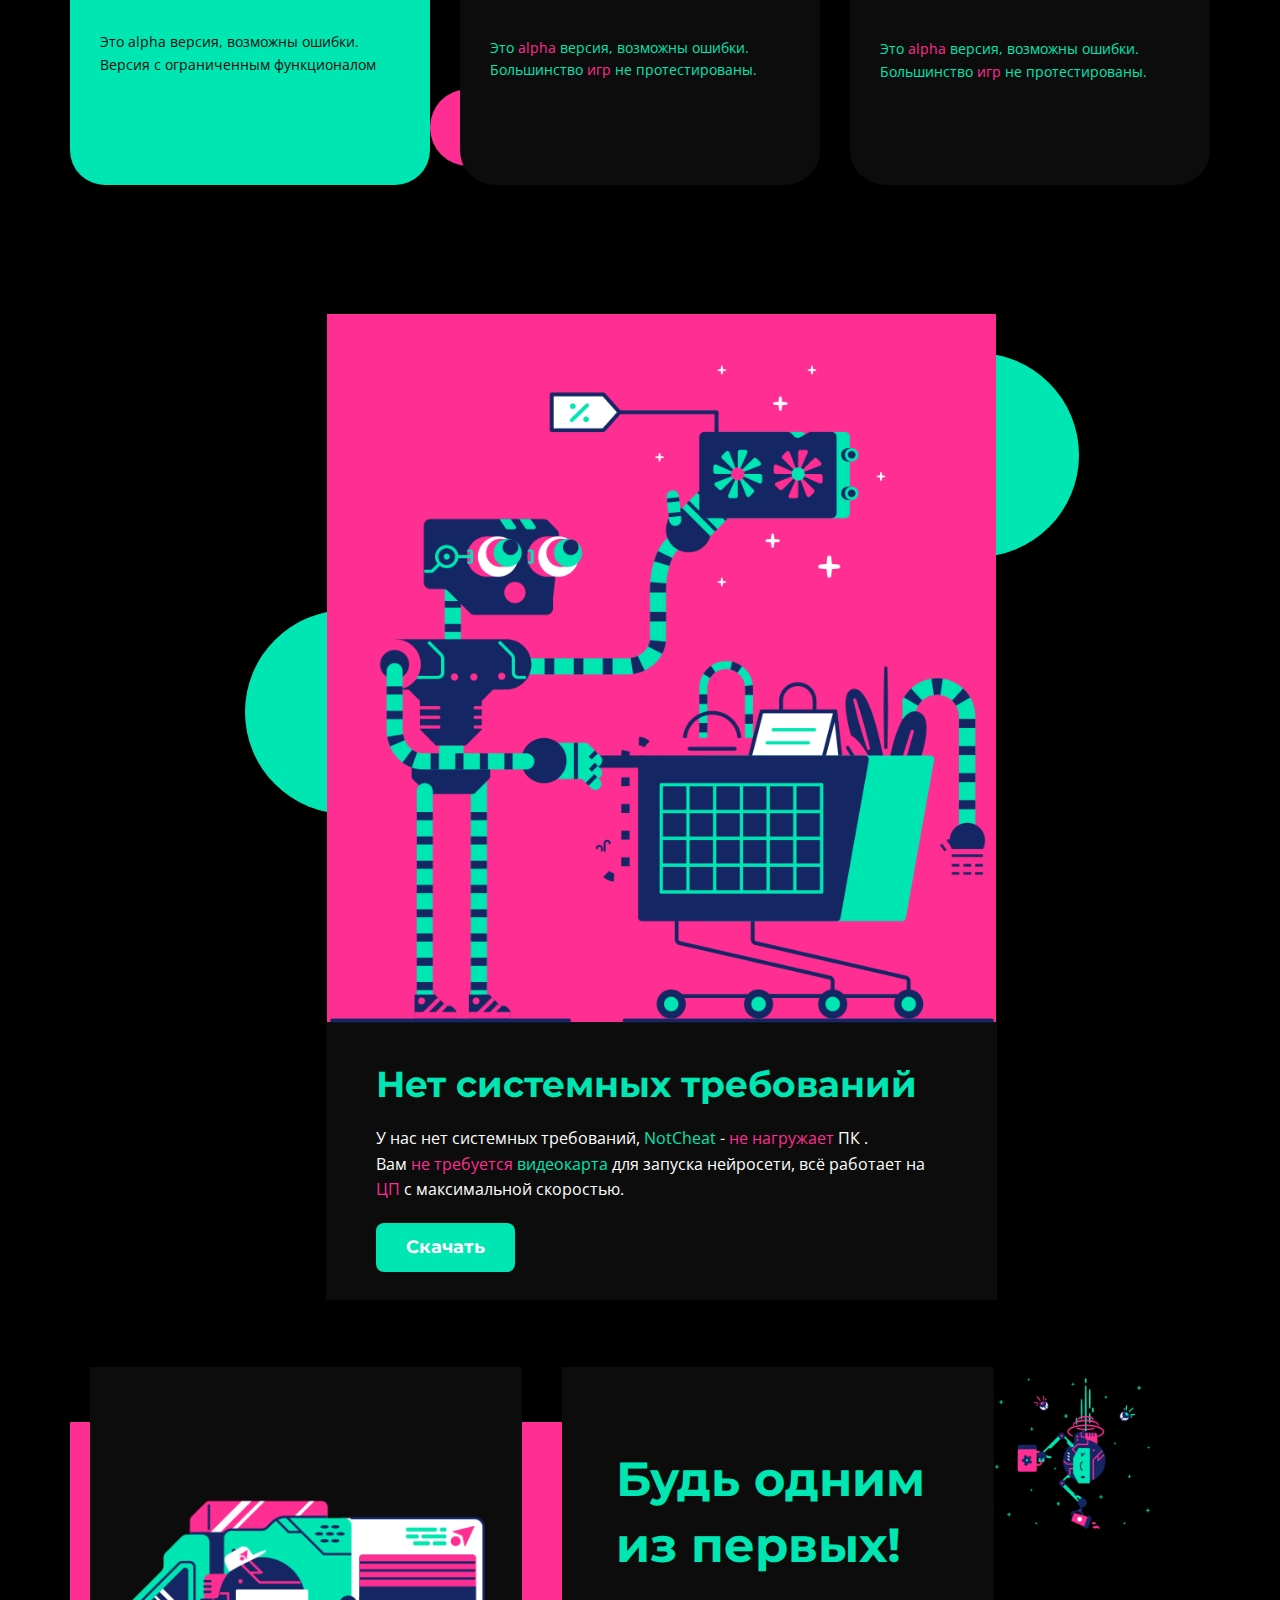
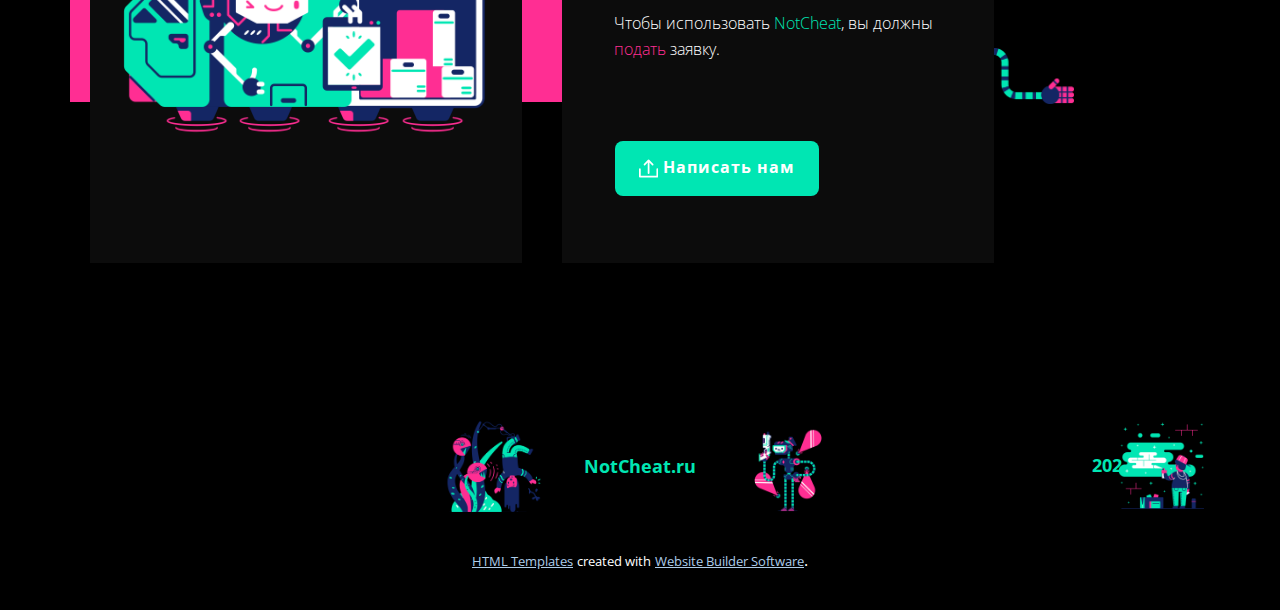
<file: Нейросеть-для-игр!.html>
<!DOCTYPE html>
<html style="font-size: 16px;">
  <head>
    <meta name="viewport" content="width=device-width, initial-scale=1.0">
    <meta charset="utf-8">
	<meta name="keywords" content="​Neural network for all games! Its Free! Use now!">
	<meta name="description" content="">
    <meta name="page_type" content="np-template-header-footer-from-plugin">
    <title>Нейросеть для игр!</title>
    <link rel="stylesheet" href="nicepage.css" media="screen">
<link rel="stylesheet" href="Нейросеть-для-игр!.css" media="screen">
    <script class="u-script" type="text/javascript" src="jquery-1.9.1.min.js" defer=""></script>
    <script class="u-script" type="text/javascript" src="nicepage.js" defer=""></script>
    <meta name="generator" content="Nicepage 4.7.2, nicepage.com">
    <link rel="icon" href="images/favicon.png">
    <link id="u-theme-google-font" rel="stylesheet" href="https://fonts.googleapis.com/css?family=Roboto:100,100i,300,300i,400,400i,500,500i,700,700i,900,900i|Open+Sans:300,300i,400,400i,500,500i,600,600i,700,700i,800,800i">
    <link id="u-page-google-font" rel="stylesheet" href="https://fonts.googleapis.com/css?family=Montserrat:100,100i,200,200i,300,300i,400,400i,500,500i,600,600i,700,700i,800,800i,900,900i|PT+Sans:400,400i,700,700i">
    
    
    
    
    
    
    
    <script type="application/ld+json">{
		"@context": "http://schema.org",
		"@type": "Organization",
		"name": "WebSite1602024"
}</script>
    <meta name="theme-color" content="#478ac9">
    <meta property="og:title" content="Нейросеть для игр!">
    <meta property="og:description" content="">
    <meta property="og:type" content="website">
  </head>
  <body class="u-body u-xl-mode"><header class="u-black u-clearfix u-header u-header" id="sec-53d4"><div class="u-clearfix u-sheet u-sheet-1">
        <img class="u-image u-image-contain u-image-default u-image-1" src="images/849de011-e101-4688-897c-0b3661af9498.png" alt="" data-image-width="557" data-image-height="909">
        <nav class="u-menu u-menu-dropdown u-offcanvas u-menu-1">
          <div class="menu-collapse" style="font-size: 1rem; letter-spacing: 0px; font-weight: 700;">
            <a class="u-button-style u-custom-left-right-menu-spacing u-custom-padding-bottom u-custom-text-active-color u-custom-top-bottom-menu-spacing u-nav-link u-text-active-palette-1-base u-text-hover-palette-2-base" href="#">
              <svg class="u-svg-link" viewBox="0 0 24 24"><use xlink:href="#menu-hamburger"></use></svg>
              <svg class="u-svg-content" version="1.1" id="menu-hamburger" viewBox="0 0 16 16" x="0px" y="0px" xmlns:xlink="http://www.w3.org/1999/xlink" xmlns="http://www.w3.org/2000/svg"><g><rect y="1" width="16" height="2"></rect><rect y="7" width="16" height="2"></rect><rect y="13" width="16" height="2"></rect>
</g></svg>
            </a>
          </div>
          <div class="u-nav-container">
            <ul class="u-nav u-unstyled u-nav-1"><li class="u-nav-item"><a class="u-button-style u-nav-link u-text-active-custom-color-2 u-text-hover-palette-2-base" href="Нейросеть-для-игр.html" style="padding: 10px 20px;">Нейросеть для игр!</a>
</li></ul>
          </div>
          <div class="u-nav-container-collapse">
            <div class="u-black u-container-style u-inner-container-layout u-opacity u-opacity-95 u-sidenav">
              <div class="u-inner-container-layout u-sidenav-overflow">
                <div class="u-menu-close"></div>
                <ul class="u-align-center u-nav u-popupmenu-items u-unstyled u-nav-2"><li class="u-nav-item"><a class="u-button-style u-nav-link" href="Нейросеть-для-игр.html">Нейросеть для игр!</a>
</li></ul>
              </div>
            </div>
            <div class="u-black u-menu-overlay u-opacity u-opacity-70"></div>
          </div>
        </nav>
      </div></header> 
    <section class="u-black u-clearfix u-section-1" id="sec-a3f2">
      <div class="u-clearfix u-sheet u-sheet-1">
        <div class="u-clearfix u-expanded-width u-gutter-0 u-layout-wrap u-layout-wrap-1">
          <div class="u-layout" style="">
            <div class="u-layout-row" style="">
              <div class="u-align-left u-container-style u-custom-color-3 u-layout-cell u-left-cell u-radius-15 u-shape-round u-size-26-md u-size-26-sm u-size-26-xs u-size-30-lg u-size-30-xl u-size-xs-60 u-layout-cell-1" src="">
                <div class="u-container-layout u-container-layout-1">
                  <h1 class="u-custom-font u-font-montserrat u-text u-text-custom-color-2 u-text-1">Нейросеть для всех игр</h1>
                  <a href="https://youtu.be/eabvcey7DLc" class="u-active-custom-color-1 u-border-none u-btn u-btn-round u-button-style u-grey-90 u-hover-custom-color-1 u-radius-8 u-text-active-grey-80 u-text-hover-grey-80 u-text-white u-btn-1" target="_blank"><span class="u-icon u-text-custom-color-2 u-icon-1"><svg class="u-svg-content" viewBox="-21 -117 682.66672 682" style="width: 1em; height: 1em;"><path d="m626.8125 64.035156c-7.375-27.417968-28.992188-49.03125-56.40625-56.414062-50.082031-13.703125-250.414062-13.703125-250.414062-13.703125s-200.324219 0-250.40625 13.183593c-26.886719 7.375-49.03125 29.519532-56.40625 56.933594-13.179688 50.078125-13.179688 153.933594-13.179688 153.933594s0 104.378906 13.179688 153.933594c7.382812 27.414062 28.992187 49.027344 56.410156 56.410156 50.605468 13.707031 250.410156 13.707031 250.410156 13.707031s200.324219 0 250.40625-13.183593c27.417969-7.378907 49.03125-28.992188 56.414062-56.40625 13.175782-50.082032 13.175782-153.933594 13.175782-153.933594s.527344-104.382813-13.183594-154.460938zm-370.601562 249.878906v-191.890624l166.585937 95.945312zm0 0"></path></svg><img></span>&nbsp;Смотреть
                  </a>
                  <a href="Нейросеть-для-игр!.html#sec-d44c" data-page-id="1614235" class="u-active-custom-color-1 u-border-none u-btn u-btn-round u-button-style u-custom-color-2 u-hover-custom-color-1 u-radius-8 u-text-active-white u-text-body-alt-color u-text-hover-white u-btn-2"><span class="u-icon u-icon-2"><svg class="u-svg-content" viewBox="0 0 330 330" x="0px" y="0px" style="width: 1em; height: 1em;"><g id="XMLID_9_"><path id="XMLID_10_" d="M105.604,105.605L150,61.212v183.786c0,8.284,6.716,15,15,15s15-6.716,15-15V61.213l44.392,44.392   c2.929,2.929,6.768,4.394,10.606,4.394c3.839,0,7.678-1.464,10.607-4.394c5.858-5.858,5.858-15.355,0-21.213l-69.995-69.996   c-0.352-0.351-0.721-0.683-1.104-0.998c-0.166-0.136-0.341-0.254-0.51-0.381c-0.222-0.167-0.439-0.337-0.67-0.492   c-0.207-0.139-0.422-0.259-0.635-0.386c-0.207-0.125-0.41-0.254-0.624-0.369c-0.217-0.116-0.439-0.213-0.661-0.318   c-0.223-0.105-0.441-0.216-0.67-0.311c-0.214-0.088-0.432-0.16-0.649-0.238c-0.244-0.088-0.485-0.182-0.736-0.258   c-0.216-0.065-0.435-0.112-0.652-0.167c-0.256-0.065-0.51-0.137-0.77-0.189c-0.25-0.049-0.503-0.078-0.755-0.115   c-0.231-0.034-0.46-0.077-0.695-0.1c-0.462-0.045-0.925-0.067-1.389-0.07c-0.03,0-0.059-0.004-0.089-0.004   c-0.029,0-0.059,0.004-0.088,0.004c-0.464,0.002-0.928,0.025-1.391,0.07c-0.229,0.023-0.453,0.065-0.68,0.098   c-0.258,0.037-0.516,0.067-0.771,0.118c-0.254,0.05-0.5,0.12-0.749,0.183c-0.226,0.057-0.452,0.107-0.676,0.174   c-0.241,0.073-0.476,0.164-0.712,0.249c-0.225,0.081-0.452,0.155-0.674,0.247c-0.22,0.091-0.43,0.198-0.644,0.299   c-0.23,0.108-0.462,0.211-0.688,0.331c-0.204,0.109-0.396,0.233-0.595,0.351c-0.223,0.132-0.447,0.258-0.664,0.403   c-0.217,0.145-0.42,0.307-0.629,0.462c-0.184,0.137-0.371,0.264-0.549,0.411c-0.365,0.299-0.714,0.616-1.049,0.947   c-0.016,0.016-0.033,0.029-0.05,0.045L84.392,84.391c-5.857,5.858-5.858,15.355,0,21.213   C90.249,111.463,99.747,111.461,105.604,105.605z"></path><path id="XMLID_11_" d="M315,160c-8.284,0-15,6.716-15,15v115H30V175c0-8.284-6.716-15-15-15s-15,6.716-15,15v130   c0,8.284,6.716,15,15,15h300c8.284,0,15-6.716,15-15V175C330,166.716,323.284,160,315,160z"></path>
</g></svg><img></span>&nbsp;Скачать&nbsp;
                  </a>
                </div>
              </div>
              <div class="u-align-center u-container-style u-image u-layout-cell u-right-cell u-size-30-lg u-size-30-xl u-size-34-md u-size-34-sm u-size-34-xs u-size-xs-60 u-image-1" src="" data-image-width="912" data-image-height="912">
                <div class="u-container-layout u-valign-bottom u-container-layout-2" src=""></div>
              </div>
            </div>
          </div>
        </div>
      </div>
    </section>
    <section class="u-align-center u-black u-clearfix u-section-2" id="sec-56a8">
      <div class="u-clearfix u-sheet u-sheet-1">
        <div class="u-align-left u-container-style u-group u-shape-rectangle u-group-1">
          <div class="u-container-layout u-container-layout-1">
            <h1 class="u-text u-text-custom-color-2 u-text-1">Тренируйте, настраивайте и играйте!</h1>
            <p class="u-text u-text-2">Реализуйте свои идеи здесь и сейчас!</p>
            <a href="Нейросеть-для-игр!.html#carousel_1c0e" data-page-id="1614235" class="u-active-custom-color-1 u-border-none u-btn u-btn-round u-button-style u-custom-color-2 u-custom-font u-font-montserrat u-hover-custom-color-1 u-radius-8 u-text-active-white u-text-body-alt-color u-text-hover-white u-btn-1">Скачать бесплатно</a>
          </div>
        </div>
        <div class="u-rotation-parent u-rotation-parent-1">
          <img class="u-image u-image-default u-rotate-270 u-image-1" src="images/27f7a9c0-2c38-44b9-99ab-7913584c50f9.png" alt="" data-image-width="2338" data-image-height="912">
        </div>
        <div class="u-clearfix u-gutter-18 u-layout-wrap u-layout-wrap-1">
          <div class="u-gutter-0 u-layout">
            <div class="u-layout-row">
              <div class="u-size-30">
                <div class="u-layout-col">
                  <div class="u-container-style u-custom-color-3 u-layout-cell u-radius-10 u-size-40 u-layout-cell-1">
                    <div class="u-container-layout u-container-layout-2"><span class="u-black u-file-icon u-icon u-icon-circle u-opacity u-opacity-80 u-spacing-18 u-text-custom-color-5 u-icon-1"><img src="images/1.png" alt=""></span>
                      <a href="Нейросеть-для-игр!.html#sec-d44c" data-page-id="1614235" class="u-border-none u-btn u-btn-round u-button-style u-custom-color-2 u-radius-50 u-btn-2">БЕСПЛАТНО</a>
                      <h3 class="u-align-center u-text u-text-custom-color-2 u-text-3">Обучайте!</h3>
                      <p class="u-align-center u-text u-text-4">Обучайте нейросеть под любые игры. Всего 30 секунд и нейросеть готова!<br>
                      </p>
                      <p class="u-align-center u-text u-text-custom-color-2 u-text-5">
                        <span style="font-size: 0.875rem;">Некоторые ограничения для Free версии.</span>
                      </p>
                      <a href="Нейросеть-для-игр!.html#carousel_56ed" data-page-id="1614235" class="u-active-none u-align-center u-border-2 u-border-active-palette-1-light-1 u-border-custom-color-2 u-border-hover-palette-1-light-1 u-btn u-button-style u-hover-none u-none u-text-body-alt-color u-btn-3">Подробнее</a>
                    </div>
                  </div>
                  <div class="u-container-style u-custom-color-3 u-layout-cell u-radius-10 u-size-20 u-layout-cell-2">
                    <div class="u-container-layout u-valign-top u-container-layout-3"><span class="u-black u-file-icon u-icon u-icon-circle u-opacity u-opacity-80 u-spacing-18 u-text-custom-color-5 u-icon-2"><img src="images/2.png" alt=""></span>
                      <h3 class="u-align-center u-text u-text-custom-color-2 u-text-6">Конфиги</h3>
                      <p class="u-align-center u-text u-text-7">Настройка нейросети, и алгоритмов поведения.</p>
                      <a href="https://vk.com/neuralaim" class="u-active-none u-align-center u-border-2 u-border-active-palette-1-light-1 u-border-custom-color-2 u-border-hover-palette-1-light-1 u-btn u-button-style u-hover-none u-none u-text-body-alt-color u-btn-4" target="_blank">Подробнее</a>
                    </div>
                  </div>
                </div>
              </div>
              <div class="u-size-30">
                <div class="u-layout-col">
                  <div class="u-container-style u-custom-color-3 u-layout-cell u-radius-10 u-size-20 u-layout-cell-3">
                    <div class="u-container-layout u-valign-top u-container-layout-4"><span class="u-black u-file-icon u-icon u-icon-circle u-opacity u-opacity-80 u-spacing-18 u-text-custom-color-5 u-icon-3"><img src="images/3.png" alt=""></span>
                      <h3 class="u-align-center u-text u-text-custom-color-2 u-text-8">Безопасно</h3>
                      <p class="u-align-center u-text u-text-9">Безопаснее чем многие конкуренты, ведь это <span class="u-text-custom-color-2">NotCheat</span>
                      </p>
                      <a href="https://vk.com/neuralaim" class="u-active-none u-align-center u-border-2 u-border-active-palette-2-light-1 u-border-custom-color-2 u-border-hover-palette-2-light-1 u-btn u-button-style u-hover-none u-none u-text-white u-btn-5" target="_blank">Подробнее</a>
                    </div>
                  </div>
                  <div class="u-align-center u-container-style u-custom-color-3 u-layout-cell u-radius-10 u-size-40 u-layout-cell-4">
                    <div class="u-container-layout u-container-layout-5"><span class="u-black u-file-icon u-icon u-icon-circle u-opacity u-opacity-80 u-spacing-18 u-text-custom-color-5 u-icon-4"><img src="images/4.png" alt=""></span>
                      <a href="Нейросеть-для-игр!.html#sec-d44c" data-page-id="1614235" class="u-border-none u-btn u-btn-round u-button-style u-custom-color-2 u-radius-50 u-btn-6"> БЕСПЛАТНО</a>
                      <h3 class="u-text u-text-custom-color-2 u-text-10">100% Попадание</h3>
                      <p class="u-text u-text-11">Вы сможете выстрелить только тогда, когда враг на перекрестье.</p>
                      <p class="u-align-center u-text u-text-custom-color-2 u-text-12">
                        <span style="font-size: 0.875rem;">Некоторые ограничения для Free версии.</span>
                      </p>
                      <a href="https://vk.com/neuralaim" class="u-active-none u-align-center u-border-2 u-border-active-palette-1-light-1 u-border-custom-color-2 u-border-hover-palette-1-light-1 u-btn u-button-style u-hover-none u-none u-text-body-alt-color u-btn-7">подробнее</a>
                    </div>
                  </div>
                </div>
              </div>
            </div>
          </div>
        </div>
      </div>
    </section>
    <section class="u-align-center u-black u-clearfix u-section-3" id="carousel_56ed">
      <div class="u-clearfix u-sheet u-sheet-1">
        <div class="u-custom-color-2 u-shape u-shape-circle u-shape-1"></div>
        <div class="u-custom-color-2 u-shape u-shape-circle u-shape-2"></div>
        <div class="u-container-style u-custom-color-1 u-expanded-width-xs u-group u-shape-rectangle u-group-1">
          <div class="u-container-layout u-valign-top-xs u-container-layout-1">
            <img class="u-expanded-width-xs u-image u-image-1" src="images/0790a295-352a-4247-938c-1b609984cf7e.png" data-image-width="1216" data-image-height="912">
            <div class="u-align-left u-container-style u-custom-color-3 u-expanded-width-xs u-group u-shape-rectangle u-group-2">
              <div class="u-container-layout u-valign-middle u-container-layout-2">
                <h3 class="u-align-left u-custom-font u-font-montserrat u-text u-text-custom-color-2 u-text-1">Настройте нейросеть</h3>
                <p class="u-text u-text-2">Настраивайте параметры нейросети, генерируйте датасет и играйте! Вам не нужно уметь программировать или тратить свои деньги на ПО для индивидуального заказа, сделайте всё сами!</p>
                <p class="u-align-left u-text u-text-3">Существуют некоторые ограничения для <span class="u-text-custom-color-2">Free</span>
                </p>
                <a href="Нейросеть-для-игр!.html#carousel_1c0e" data-page-id="1614235" class="u-active-custom-color-1 u-border-none u-btn u-btn-round u-button-style u-custom-color-2 u-custom-font u-font-montserrat u-hover-custom-color-1 u-radius-8 u-text-active-white u-text-body-alt-color u-text-hover-white u-btn-1">Скачать</a>
              </div>
            </div>
          </div>
        </div>
        <img class="u-flip-horizontal u-image u-image-default u-preserve-proportions u-image-2" src="images/d45916f1-85eb-4971-b03f-eeb2d634216e.png" alt="" data-image-width="912" data-image-height="912">
      </div>
    </section>
    <section class="u-black u-clearfix u-section-4" id="sec-d44c">
      <div class="u-clearfix u-sheet u-sheet-1">
        <h1 class="u-text u-text-custom-color-2 u-text-1">Покупка</h1>
        <img class="u-flip-horizontal u-image u-image-default u-preserve-proportions u-image-1" src="images/4a99f8c1-e9ad-41c3-b6fa-adfde0c4cfd8.png" alt="" data-image-width="912" data-image-height="912">
        <div class="u-clearfix u-expanded-width u-layout-wrap u-layout-wrap-1">
          <div class="u-layout">
            <div class="u-layout-row">
              <div class="u-container-style u-layout-cell u-size-30 u-layout-cell-1">
                <div class="u-container-layout u-container-layout-1">
                  <p class="u-text u-text-2">Мы находимся в <span class="u-text-custom-color-2">Alpha</span> тестирование. Доступ только <span class="u-text-custom-color-1">по заявкам</span>. Для того чтобы связаться с нами, <span class="u-text-custom-color-2">кликните</span> по любой из <span class="u-text-custom-color-1">кнопок</span>.
                  </p>
                </div>
              </div>
              <div class="u-container-style u-layout-cell u-size-15 u-layout-cell-2">
                <div class="u-container-layout u-valign-top-lg u-valign-top-md u-valign-top-sm u-valign-top-xl u-container-layout-2">
                  <ul class="u-custom-list u-text u-text-3">
                    <li>
                      <div class="u-list-icon u-text-custom-color-2">
                        <svg class="u-svg-content" viewBox="0 0 512 512" id="svg-18ed"><path style=""></path></svg>
                      </div>
                    </li>
                    <li>Обучение нейросети</li>
                    <li>
                      <div class="u-list-icon u-text-custom-color-2">
                        <svg class="u-svg-content" viewBox="0 0 512 512" id="svg-18ed"><path style=""></path></svg>
                      </div>Работает в любых играх
                    </li>
                    <li>
                      <div class="u-list-icon u-text-custom-color-2">
                        <svg class="u-svg-content" viewBox="0 0 512 512" id="svg-18ed"><path style=""></path></svg>
                      </div>Лучшая защита от бана
                    </li>
                  </ul>
                </div>
              </div>
              <div class="u-container-style u-layout-cell u-size-15 u-layout-cell-3">
                <div class="u-container-layout u-container-layout-3">
                  <ul class="u-custom-list u-text u-text-4">
                    <li>
                      <div class="u-list-icon u-text-custom-color-2">
                        <svg class="u-svg-content" viewBox="0 0 512 512" id="svg-18ed"><path style=""></path></svg>
                      </div>
                    </li>
                    <li>Дешёвые цены</li>
                    <li>
                      <div class="u-list-icon u-text-custom-color-2">
                        <svg class="u-svg-content" viewBox="0 0 512 512" id="svg-18ed"><path style=""></path></svg>
                      </div>Быстрая техподдержка
                    </li>
                    <li>
                      <div class="u-list-icon u-text-custom-color-2">
                        <svg class="u-svg-content" viewBox="0 0 512 512" id="svg-18ed"><path style=""></path></svg>
                      </div>Быстро исправляем баги
                    </li>
                  </ul>
                </div>
              </div>
            </div>
          </div>
        </div>
        <img class="u-image u-image-default u-preserve-proportions u-image-2" src="images/b1701f54-ebd7-487a-abb2-63d59746ca57.png" alt="" data-image-width="912" data-image-height="912">
        <div class="u-custom-color-1 u-shape u-shape-circle u-shape-1"></div>
        <div class="u-clearfix u-expanded-width u-gutter-30 u-layout-wrap u-layout-wrap-2">
          <div class="u-gutter-0 u-layout">
            <div class="u-layout-row">
              <div class="u-align-left u-container-style u-custom-color-2 u-layout-cell u-left-cell u-radius-50 u-shape-round u-size-20 u-layout-cell-4">
                <div class="u-container-layout u-container-layout-4">
                  <h4 class="u-text u-text-custom-color-3 u-text-default-lg u-text-default-md u-text-default-sm u-text-default-xl u-text-5">[FREE] Попробовать</h4>
                  <h1 class="u-custom-font u-font-pt-sans u-text u-text-custom-color-3 u-text-default u-text-6">Бесплатно</h1>
                  <a href="Нейросеть-для-игр!.html#carousel_1c0e" data-page-id="1614235" class="u-border-none u-btn u-btn-round u-button-style u-custom-color-3 u-custom-font u-font-montserrat u-hover-black u-radius-8 u-text-custom-color-2 u-btn-1">
                    <span class="u-text-body-alt-color">Скачать&nbsp;&nbsp;</span><span class="u-icon u-text-white u-icon-1"><svg class="u-svg-content" viewBox="0 0 268.832 268.832" x="0px" y="0px" style="width: 1em; height: 1em;"><g><path d="M265.171,125.577l-80-80c-4.881-4.881-12.797-4.881-17.678,0c-4.882,4.882-4.882,12.796,0,17.678l58.661,58.661H12.5   c-6.903,0-12.5,5.597-12.5,12.5c0,6.902,5.597,12.5,12.5,12.5h213.654l-58.659,58.661c-4.882,4.882-4.882,12.796,0,17.678   c2.44,2.439,5.64,3.661,8.839,3.661s6.398-1.222,8.839-3.661l79.998-80C270.053,138.373,270.053,130.459,265.171,125.577z"></path>
</g></svg><img></span>
                    <span class="u-text-body-alt-color"></span>
                  </a>
                  <p class="u-text u-text-custom-color-3 u-text-7"> Это alpha версия, возможны ошибки.<br>Версия с ограниченным функционалом
                  </p>
                </div>
              </div>
              <div class="u-align-left u-container-style u-custom-color-3 u-layout-cell u-radius-50 u-shape-round u-size-20 u-layout-cell-5">
                <div class="u-container-layout u-container-layout-5">
                  <div class="u-custom-color-1 u-hidden-xs u-shape u-shape-circle u-shape-2"></div>
                  <h4 class="u-align-center-xs u-text u-text-custom-color-2 u-text-8">[Private] Сутки</h4>
                  <a href="https://vk.com/neuralaim" class="u-active-custom-color-1 u-border-none u-btn u-btn-round u-button-style u-custom-color-2 u-hover-custom-color-1 u-radius-31 u-text-active-black u-text-body-alt-color u-text-hover-black u-btn-2">Save 25%</a>
                  <h1 class="u-custom-font u-font-pt-sans u-text u-text-custom-color-2 u-text-default u-text-9"> 99<span style="font-size: 1.5rem;">
                      <span style="font-size: 3.75rem;">₽</span>/Day
                    </span>
                  </h1>
                  <a href="Нейросеть-для-игр!.html#carousel_1c0e" data-page-id="1614235" class="u-active-black u-border-none u-btn u-btn-round u-button-style u-custom-color-2 u-custom-font u-font-montserrat u-hover-custom-color-1 u-radius-8 u-text-body-alt-color u-btn-3">Получить доступ&nbsp;<span class="u-icon u-text-white u-icon-2"><svg class="u-svg-content" viewBox="0 0 268.832 268.832" x="0px" y="0px" style="width: 1em; height: 1em;"><g><path d="M265.171,125.577l-80-80c-4.881-4.881-12.797-4.881-17.678,0c-4.882,4.882-4.882,12.796,0,17.678l58.661,58.661H12.5   c-6.903,0-12.5,5.597-12.5,12.5c0,6.902,5.597,12.5,12.5,12.5h213.654l-58.659,58.661c-4.882,4.882-4.882,12.796,0,17.678   c2.44,2.439,5.64,3.661,8.839,3.661s6.398-1.222,8.839-3.661l79.998-80C270.053,138.373,270.053,130.459,265.171,125.577z"></path>
</g></svg><img></span>
                  </a>
                  <p class="u-text u-text-custom-color-2 u-text-10">Это <span class="u-text-custom-color-1">alpha</span> версия, возможны ошибки. Большинство <span class="u-text-custom-color-1">игр</span> не протестированы.
                  </p>
                </div>
              </div>
              <div class="u-align-left u-container-style u-custom-color-3 u-layout-cell u-radius-50 u-right-cell u-shape-round u-size-20 u-layout-cell-6">
                <div class="u-container-layout u-container-layout-6">
                  <h4 class="u-align-center-xs u-text u-text-custom-color-2 u-text-default-lg u-text-default-md u-text-default-sm u-text-default-xl u-text-11"> [Private] Месяц</h4>
                  <h1 class="u-custom-font u-font-pt-sans u-text u-text-custom-color-2 u-text-default u-text-12">
                    <span style="font-size: 3rem;">
                      <span style="font-size: 3.75rem;">499₽</span>
                    </span>
                    <span style="font-size: 1.5rem;">/Month</span>
                  </h1>
                  <a href="Нейросеть-для-игр!.html#carousel_1c0e" data-page-id="1614235" class="u-active-black u-border-none u-btn u-btn-round u-button-style u-custom-color-2 u-custom-font u-font-montserrat u-hover-custom-color-1 u-radius-8 u-text-body-alt-color u-btn-4">Получить доступ&nbsp;<span class="u-icon u-text-white u-icon-3"><svg class="u-svg-content" viewBox="0 0 268.832 268.832" x="0px" y="0px" style="width: 1em; height: 1em;"><g><path d="M265.171,125.577l-80-80c-4.881-4.881-12.797-4.881-17.678,0c-4.882,4.882-4.882,12.796,0,17.678l58.661,58.661H12.5   c-6.903,0-12.5,5.597-12.5,12.5c0,6.902,5.597,12.5,12.5,12.5h213.654l-58.659,58.661c-4.882,4.882-4.882,12.796,0,17.678   c2.44,2.439,5.64,3.661,8.839,3.661s6.398-1.222,8.839-3.661l79.998-80C270.053,138.373,270.053,130.459,265.171,125.577z"></path>
</g></svg><img></span>
                  </a>
                  <p class="u-text u-text-custom-color-2 u-text-13"> Это <span class="u-text-custom-color-1">alpha</span> версия, возможны ошибки.<br>Большинство <span class="u-text-custom-color-1">игр</span> не протестированы.<br>
                  </p>
                </div>
              </div>
            </div>
          </div>
        </div>
      </div>
    </section>
    <section class="u-align-center u-black u-clearfix u-section-5" id="carousel_f391">
      <div class="u-clearfix u-sheet u-sheet-1">
        <div class="u-custom-color-2 u-shape u-shape-circle u-shape-1"></div>
        <div class="u-custom-color-2 u-shape u-shape-circle u-shape-2"></div>
        <div class="u-container-style u-custom-color-1 u-expanded-width-xs u-group u-shape-rectangle u-group-1">
          <div class="u-container-layout u-container-layout-1">
            <div class="u-align-left u-container-style u-custom-color-3 u-expanded-width-xs u-group u-shape-rectangle u-group-2">
              <div class="u-container-layout u-valign-top-xs u-container-layout-2">
                <h3 class="u-align-left u-custom-font u-font-montserrat u-text u-text-custom-color-2 u-text-1">Нет системных требований</h3>
                <p class="u-text u-text-2">У нас нет системных требований, <span class="u-text-custom-color-2">NotCheat</span>
                  <span class="u-text-custom-color-1">
                    <span class="u-text-white">- </span>не нагружает<span class="u-text-white"> ПК</span>
                  </span>.<br>Вам <span class="u-text-custom-color-1">не требуется</span>
                  <span class="u-text-custom-color-2">видеокарта</span> для запуска нейросети, всё работает на <span class="u-text-custom-color-1">ЦП</span> с максимальной скоростью.
                </p>
                <a href="Нейросеть-для-игр!.html#carousel_1c0e" data-page-id="1614235" class="u-active-custom-color-1 u-border-none u-btn u-btn-round u-button-style u-custom-color-2 u-custom-font u-font-montserrat u-hover-custom-color-1 u-radius-8 u-text-active-white u-text-body-alt-color u-text-hover-white u-btn-1">Скачать</a>
              </div>
            </div>
            <img class="u-image u-image-1" src="images/0156c748-d312-47dc-9c7c-768d562d9886.png" data-image-width="912" data-image-height="912">
          </div>
        </div>
      </div>
    </section>
    <section class="u-align-center u-black u-clearfix u-section-6" id="carousel_1c0e">
      <div class="u-clearfix u-sheet u-sheet-1">
        <div class="u-rotation-parent u-rotation-parent-1">
          <img class="u-hidden-xs u-image u-image-default u-rotate-90 u-image-1" src="images/f7d712c5-786a-4ac9-8fc1-d80a82fc6670.png" alt="" data-image-width="912" data-image-height="912">
        </div>
        <div class="u-custom-color-1 u-shape u-shape-rectangle u-shape-1"></div>
        <div class="u-clearfix u-gutter-40 u-layout-wrap u-layout-wrap-1">
          <div class="u-gutter-0 u-layout">
            <div class="u-layout-row">
              <div class="u-align-center u-container-style u-custom-color-3 u-layout-cell u-size-29-lg u-size-30-md u-size-30-sm u-size-30-xl u-size-30-xs u-layout-cell-1">
                <div class="u-container-layout u-valign-bottom-lg u-valign-bottom-xl u-container-layout-1">
                  <img class="u-absolute-hcenter-md u-absolute-hcenter-sm u-absolute-hcenter-xs u-expanded u-image u-image-contain u-image-default" src="images/58df6ede-6f85-4c9c-99ad-8e3fe2168b2a.png" alt="" data-image-width="912" data-image-height="912">
                </div>
              </div>
              <div class="u-align-left u-container-style u-custom-color-3 u-layout-cell u-radius-10 u-size-30-md u-size-30-sm u-size-30-xl u-size-30-xs u-size-31-lg u-layout-cell-2">
                <div class="u-container-layout u-container-layout-2">
                  <h1 class="u-custom-font u-font-montserrat u-text u-text-custom-color-2 u-text-1">
                    <span style="font-size: 3rem;">Будь одним из первых! </span>
                    <br>
                  </h1>
                  <p class="u-text u-text-2">Чтобы использовать <span class="u-text-custom-color-2">NotCheat</span>, вы должны <span class="u-text-custom-color-1">подать</span> заявку.
                  </p>
                  <a href="https://forms.gle/QPZKjmeWTnNnEKLF9" class="u-active-custom-color-1 u-border-none u-btn u-btn-round u-button-style u-custom-color-2 u-hover-custom-color-1 u-radius-8 u-text-active-white u-text-body-alt-color u-text-hover-white u-btn-1" target="_blank"><span class="u-icon u-icon-1"><svg class="u-svg-content" viewBox="0 0 330 330" x="0px" y="0px" style="width: 1em; height: 1em;"><g id="XMLID_9_"><path id="XMLID_10_" d="M105.604,105.605L150,61.212v183.786c0,8.284,6.716,15,15,15s15-6.716,15-15V61.213l44.392,44.392   c2.929,2.929,6.768,4.394,10.606,4.394c3.839,0,7.678-1.464,10.607-4.394c5.858-5.858,5.858-15.355,0-21.213l-69.995-69.996   c-0.352-0.351-0.721-0.683-1.104-0.998c-0.166-0.136-0.341-0.254-0.51-0.381c-0.222-0.167-0.439-0.337-0.67-0.492   c-0.207-0.139-0.422-0.259-0.635-0.386c-0.207-0.125-0.41-0.254-0.624-0.369c-0.217-0.116-0.439-0.213-0.661-0.318   c-0.223-0.105-0.441-0.216-0.67-0.311c-0.214-0.088-0.432-0.16-0.649-0.238c-0.244-0.088-0.485-0.182-0.736-0.258   c-0.216-0.065-0.435-0.112-0.652-0.167c-0.256-0.065-0.51-0.137-0.77-0.189c-0.25-0.049-0.503-0.078-0.755-0.115   c-0.231-0.034-0.46-0.077-0.695-0.1c-0.462-0.045-0.925-0.067-1.389-0.07c-0.03,0-0.059-0.004-0.089-0.004   c-0.029,0-0.059,0.004-0.088,0.004c-0.464,0.002-0.928,0.025-1.391,0.07c-0.229,0.023-0.453,0.065-0.68,0.098   c-0.258,0.037-0.516,0.067-0.771,0.118c-0.254,0.05-0.5,0.12-0.749,0.183c-0.226,0.057-0.452,0.107-0.676,0.174   c-0.241,0.073-0.476,0.164-0.712,0.249c-0.225,0.081-0.452,0.155-0.674,0.247c-0.22,0.091-0.43,0.198-0.644,0.299   c-0.23,0.108-0.462,0.211-0.688,0.331c-0.204,0.109-0.396,0.233-0.595,0.351c-0.223,0.132-0.447,0.258-0.664,0.403   c-0.217,0.145-0.42,0.307-0.629,0.462c-0.184,0.137-0.371,0.264-0.549,0.411c-0.365,0.299-0.714,0.616-1.049,0.947   c-0.016,0.016-0.033,0.029-0.05,0.045L84.392,84.391c-5.857,5.858-5.858,15.355,0,21.213   C90.249,111.463,99.747,111.461,105.604,105.605z"></path><path id="XMLID_11_" d="M315,160c-8.284,0-15,6.716-15,15v115H30V175c0-8.284-6.716-15-15-15s-15,6.716-15,15v130   c0,8.284,6.716,15,15,15h300c8.284,0,15-6.716,15-15V175C330,166.716,323.284,160,315,160z"></path>
</g></svg><img></span>&nbsp;Написать нам
                  </a>
                </div>
              </div>
            </div>
          </div>
        </div>
        <img class="u-image u-image-contain u-image-default u-preserve-proportions u-image-3" src="images/3e6c0b00-931b-4e0c-b056-59fe11fdee55.png" alt="" data-image-width="1308" data-image-height="907">
      </div>
    </section>
    
    
    <footer class="u-align-center u-black u-clearfix u-footer u-footer" id="sec-29e7"><div class="u-clearfix u-sheet u-sheet-1">
        <img class="u-flip-horizontal u-image u-image-default u-preserve-proportions u-image-1" src="images/4cf448a1-7f50-4d6f-9aa3-433132f45701.png" alt="" data-image-width="912" data-image-height="912">
        <img class="u-flip-horizontal u-image u-image-default u-preserve-proportions u-image-2" src="images/1a1f7f2f-c236-4bed-8601-5e083bd76760.png" alt="" data-image-width="912" data-image-height="912">
        <p class="u-align-center u-small-text u-text u-text-custom-color-2 u-text-variant u-text-1">202<br>
        </p>
        <img class="u-expanded-height-xs u-flip-horizontal u-image u-image-default u-preserve-proportions u-image-3" src="images/a058e292-4a85-4358-bbd2-a5e18b8ebb65.png" alt="" data-image-width="912" data-image-height="912">
        <p class="u-align-center u-small-text u-text u-text-variant u-text-2">
          <span class="u-text-custom-color-2">NotCheat.ru</span>
          <br>
        </p>
      </div></footer>
    <section class="u-backlink u-clearfix u-grey-80">
      <a class="u-link" href="https://nicepage.com/html-templates" target="_blank">
        <span>HTML Templates</span>
      </a>
      <p class="u-text">
        <span>created with</span>
      </p>
      <a class="u-link" href="" target="_blank">
        <span>Website Builder Software</span>
      </a>. 
    </section>
  </body>
</html>
</file>
